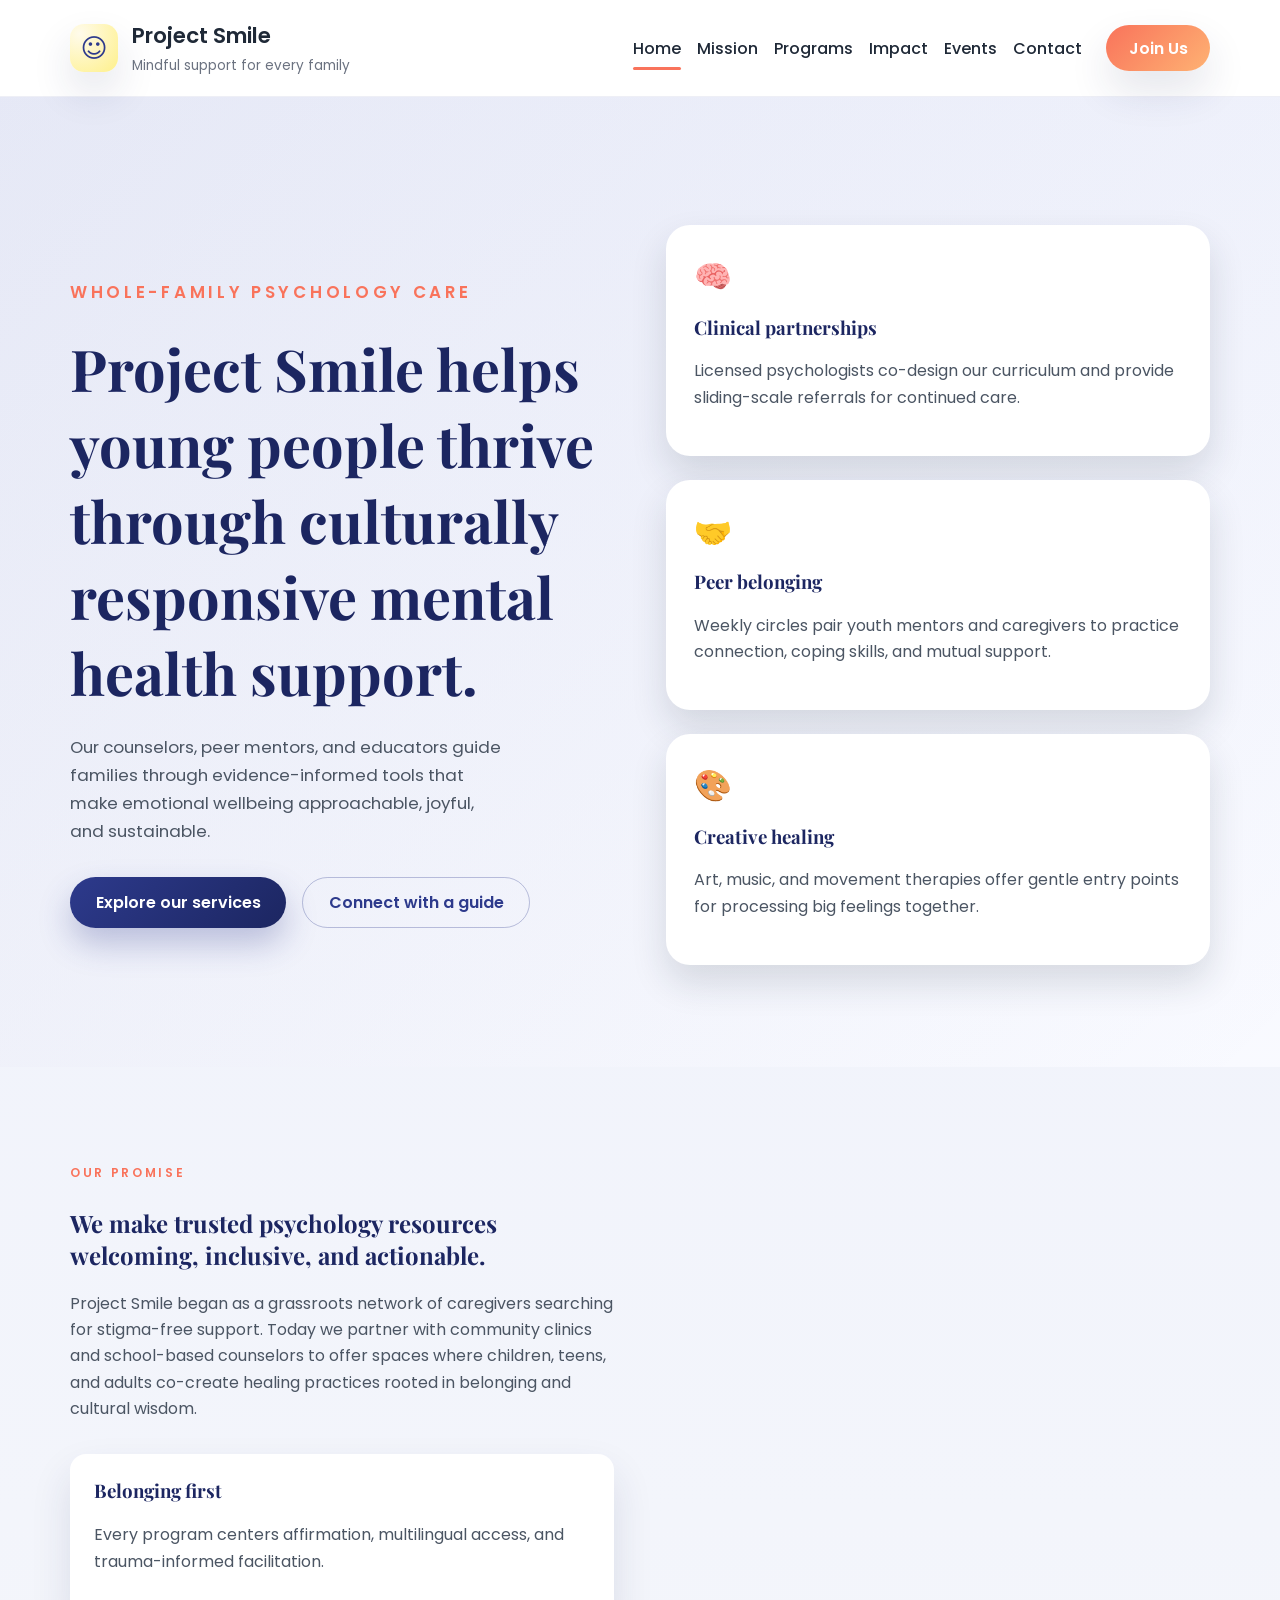
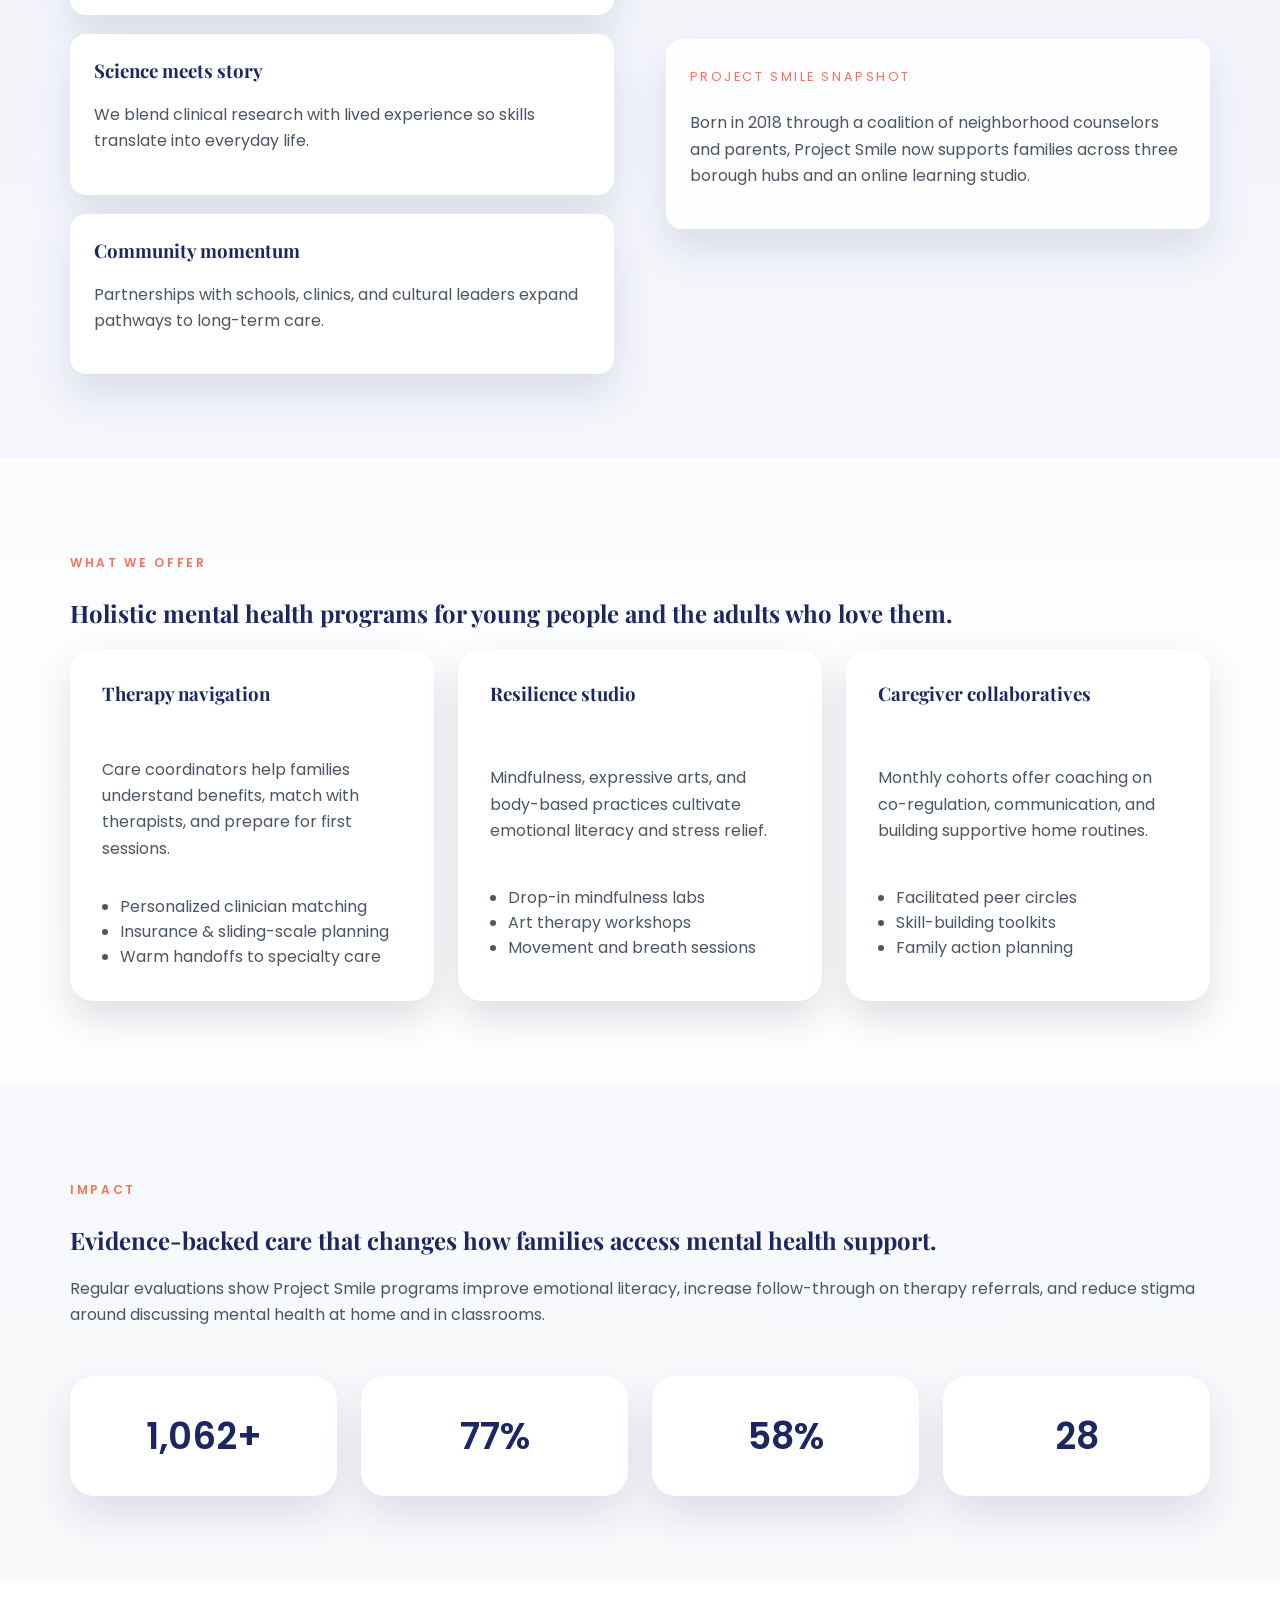
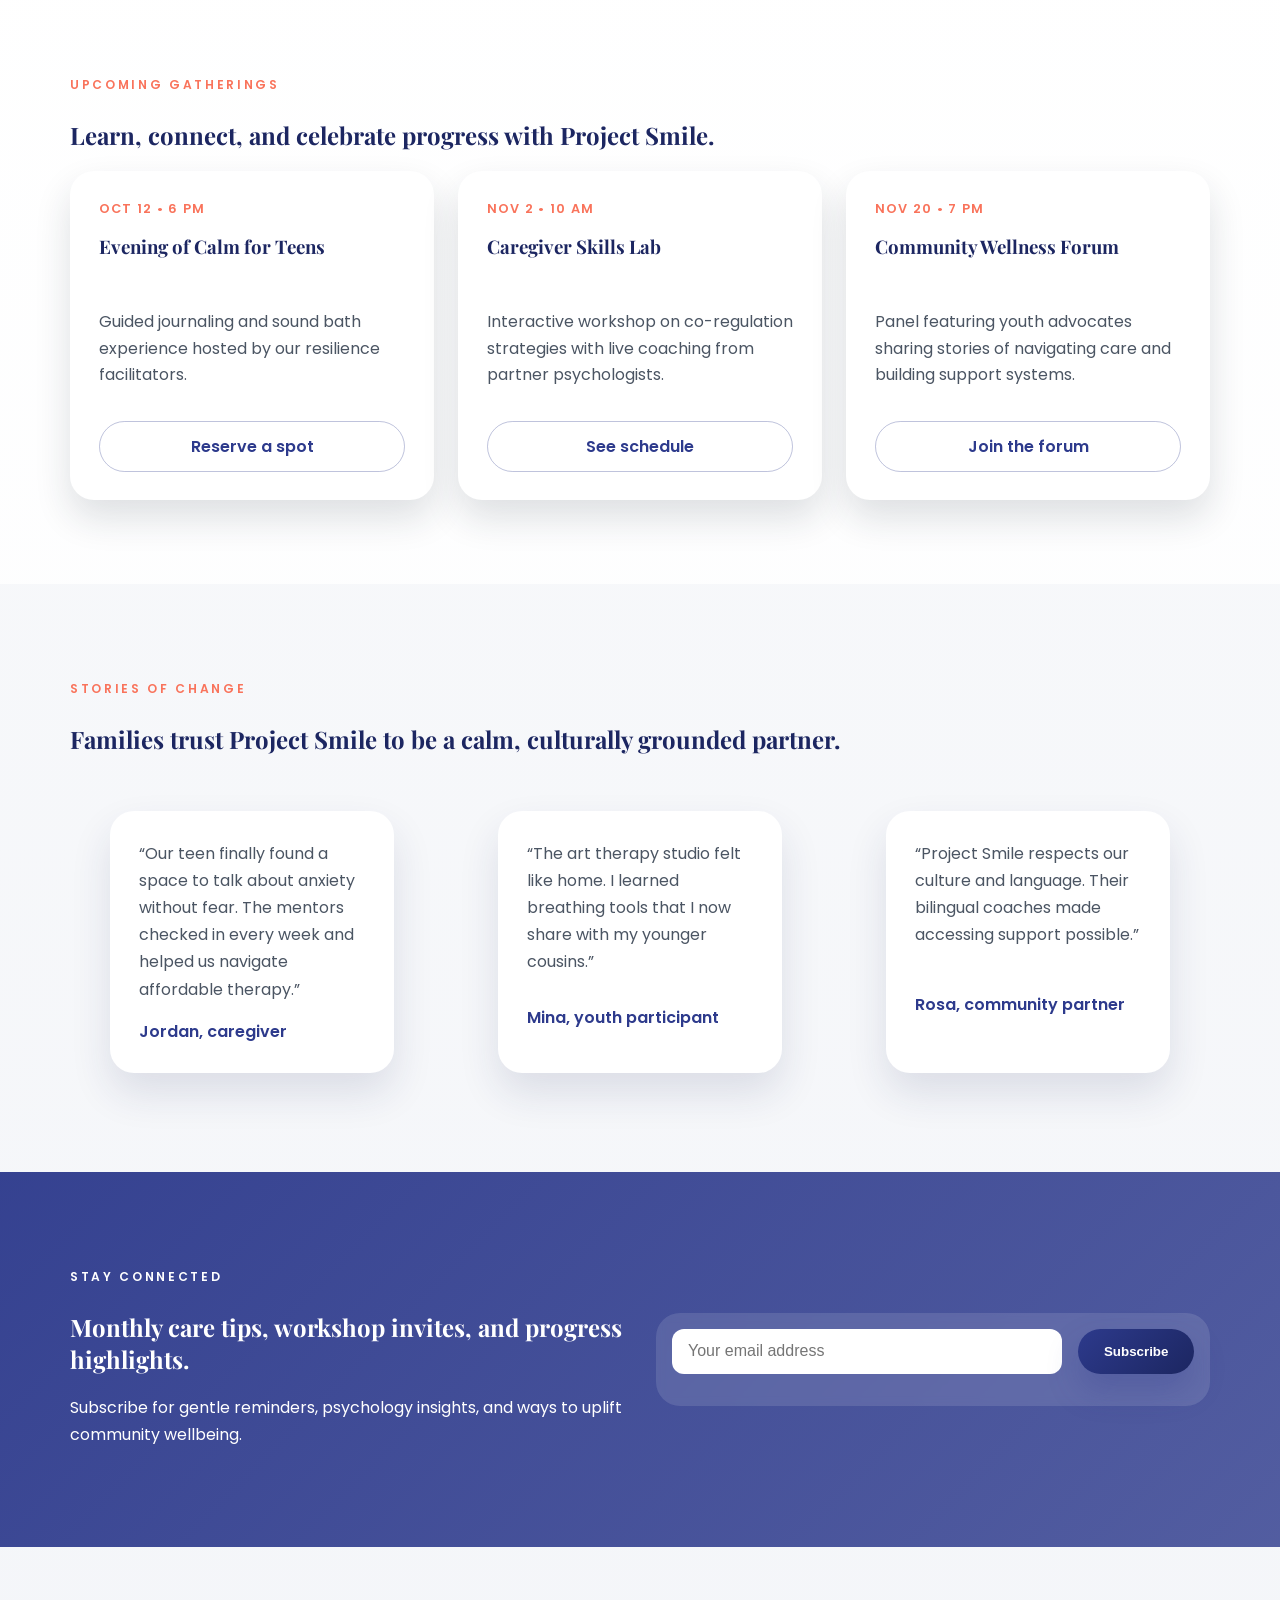
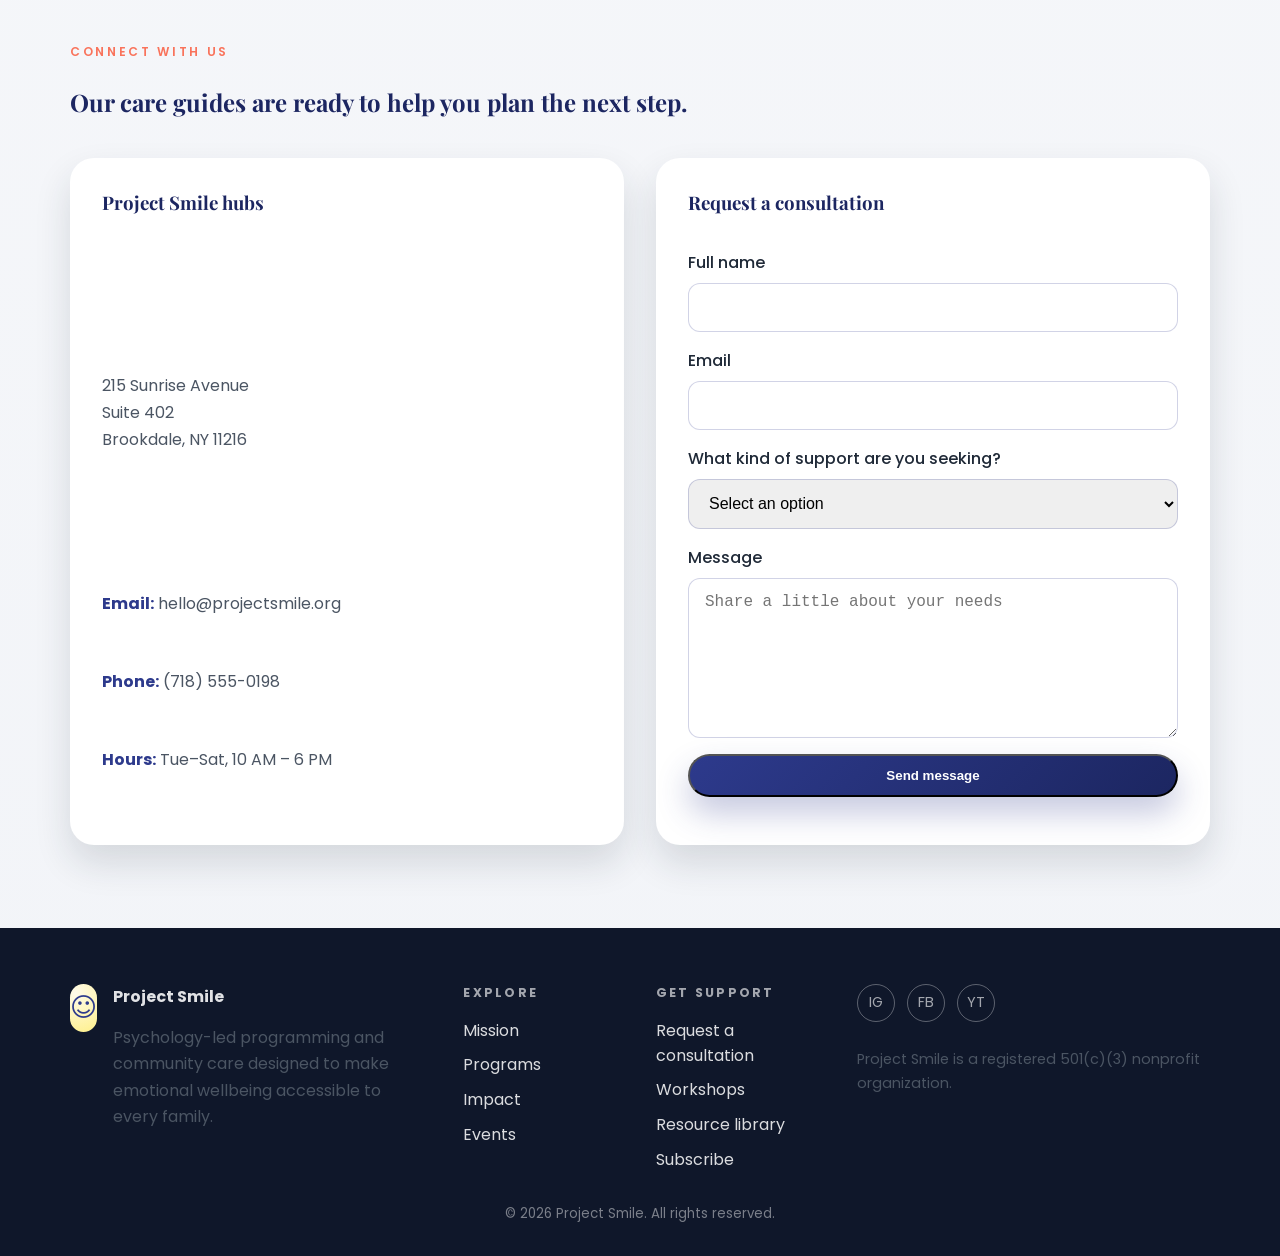
<file: index.html>
<!DOCTYPE html>
<html lang="en">
  <head>
    <meta charset="utf-8" />
    <meta name="viewport" content="width=device-width, initial-scale=1" />
    <title>Project Smile | Community Mental Wellness Support</title>
    <meta
      name="description"
      content="Project Smile is a psychology-led nonprofit expanding access to welcoming mental health education, peer support, and community care."
    />
    <link rel="preconnect" href="https://fonts.googleapis.com" />
    <link rel="preconnect" href="https://fonts.gstatic.com" crossorigin />
    <link
      href="https://fonts.googleapis.com/css2?family=Poppins:wght@300;400;500;600;700&family=Playfair+Display:wght@500;600;700&display=swap"
      rel="stylesheet"
    />
    <link rel="stylesheet" href="styles.css" />
  </head>
  <body data-page="home">
    <a class="skip-link" href="#mission">Skip to main content</a>
    <header class="site-header" id="top">
      <div class="container header-inner">
        <a class="brand" href="index.html" aria-label="Project Smile home">
          <span class="brand-icon" aria-hidden="true">☺</span>
          <div class="brand-text">
            <span class="brand-title">Project Smile</span>
            <span class="brand-tagline">Mindful support for every family</span>
          </div>
        </a>
        <button class="nav-toggle" aria-expanded="false" aria-controls="site-nav">
          <span class="sr-only">Toggle navigation</span>
          <span></span>
          <span></span>
          <span></span>
        </button>
        <nav id="site-nav" class="site-nav" aria-label="Primary">
          <ul>
            <li><a href="index.html" data-page="home">Home</a></li>
            <li><a href="mission.html" data-page="mission">Mission</a></li>
            <li><a href="programs.html" data-page="programs">Programs</a></li>
            <li><a href="impact.html" data-page="impact">Impact</a></li>
            <li><a href="events.html" data-page="events">Events</a></li>
            <li><a href="contact.html" data-page="contact">Contact</a></li>
          </ul>
          <a class="cta" href="contact.html">Join Us</a>
        </nav>
      </div>
    </header>

    <main>
      <section class="hero" aria-labelledby="hero-heading">
        <div class="container hero-inner">
          <div class="hero-copy" data-animate="fade-in">
            <p class="eyebrow">Whole-family psychology care</p>
            <h1 id="hero-heading">Project Smile helps young people thrive through culturally responsive mental health support.</h1>
            <p>
              Our counselors, peer mentors, and educators guide families through evidence-informed tools that make emotional
              wellbeing approachable, joyful, and sustainable.
            </p>
            <div class="hero-actions">
              <a class="btn primary" href="programs.html">Explore our services</a>
              <a class="btn ghost" href="#contact">Connect with a guide</a>
            </div>
          </div>
          <div class="hero-cards" aria-hidden="true">
            <article class="hero-card">
              <span class="card-icon">🧠</span>
              <h3>Clinical partnerships</h3>
              <p>Licensed psychologists co-design our curriculum and provide sliding-scale referrals for continued care.</p>
            </article>
            <article class="hero-card">
              <span class="card-icon">🤝</span>
              <h3>Peer belonging</h3>
              <p>Weekly circles pair youth mentors and caregivers to practice connection, coping skills, and mutual support.</p>
            </article>
            <article class="hero-card">
              <span class="card-icon">🎨</span>
              <h3>Creative healing</h3>
              <p>Art, music, and movement therapies offer gentle entry points for processing big feelings together.</p>
            </article>
          </div>
        </div>
      </section>

      <section id="mission" class="section mission" aria-labelledby="mission-heading">
        <div class="container split">
          <div data-animate="fade-in">
            <p class="eyebrow">Our promise</p>
            <h2 id="mission-heading">We make trusted psychology resources welcoming, inclusive, and actionable.</h2>
            <p>
              Project Smile began as a grassroots network of caregivers searching for stigma-free support. Today we partner with
              community clinics and school-based counselors to offer spaces where children, teens, and adults co-create healing
              practices rooted in belonging and cultural wisdom.
            </p>
            <div class="values">
              <article>
                <h3>Belonging first</h3>
                <p>Every program centers affirmation, multilingual access, and trauma-informed facilitation.</p>
              </article>
              <article>
                <h3>Science meets story</h3>
                <p>We blend clinical research with lived experience so skills translate into everyday life.</p>
              </article>
              <article>
                <h3>Community momentum</h3>
                <p>Partnerships with schools, clinics, and cultural leaders expand pathways to long-term care.</p>
              </article>
            </div>
          </div>
          <div class="mission-panel" data-animate="fade-in">
            <div class="mission-image" role="presentation"></div>
            <div class="mission-highlight">
              <span class="highlight-eyebrow">Project Smile snapshot</span>
              <p>
                Born in 2018 through a coalition of neighborhood counselors and parents, Project Smile now supports families across
                three borough hubs and an online learning studio.
              </p>
            </div>
          </div>
        </div>
      </section>

      <section id="programs" class="section programs" aria-labelledby="program-heading">
        <div class="container" data-animate="fade-in">
          <p class="eyebrow">What we offer</p>
          <h2 id="program-heading">Holistic mental health programs for young people and the adults who love them.</h2>
          <div class="program-grid">
            <article class="program-card">
              <h3>Therapy navigation</h3>
              <p>Care coordinators help families understand benefits, match with therapists, and prepare for first sessions.</p>
              <ul>
                <li>Personalized clinician matching</li>
                <li>Insurance &amp; sliding-scale planning</li>
                <li>Warm handoffs to specialty care</li>
              </ul>
            </article>
            <article class="program-card">
              <h3>Resilience studio</h3>
              <p>Mindfulness, expressive arts, and body-based practices cultivate emotional literacy and stress relief.</p>
              <ul>
                <li>Drop-in mindfulness labs</li>
                <li>Art therapy workshops</li>
                <li>Movement and breath sessions</li>
              </ul>
            </article>
            <article class="program-card">
              <h3>Caregiver collaboratives</h3>
              <p>Monthly cohorts offer coaching on co-regulation, communication, and building supportive home routines.</p>
              <ul>
                <li>Facilitated peer circles</li>
                <li>Skill-building toolkits</li>
                <li>Family action planning</li>
              </ul>
            </article>
          </div>
        </div>
      </section>

      <section id="impact" class="section impact" aria-labelledby="impact-heading">
        <div class="container" data-animate="fade-in">
          <p class="eyebrow">Impact</p>
          <h2 id="impact-heading">Evidence-backed care that changes how families access mental health support.</h2>
          <p>
            Regular evaluations show Project Smile programs improve emotional literacy, increase follow-through on therapy
            referrals, and reduce stigma around discussing mental health at home and in classrooms.
          </p>
          <div class="impact-grid">
            <div class="stat" data-target="1200" data-suffix="+">
              0
              <span>Families connected to trusted therapists each year</span>
            </div>
            <div class="stat" data-target="87" data-suffix="%">
              0
              <span>Youth reporting stronger coping skills after eight weeks</span>
            </div>
            <div class="stat" data-target="65" data-suffix="%">
              0
              <span>Caregivers who maintain peer support beyond graduation</span>
            </div>
            <div class="stat" data-target="32">
              0
              <span>Community partners collaborating on mental wellness events</span>
            </div>
          </div>
        </div>
      </section>

      <section id="events" class="section events" aria-labelledby="events-heading">
        <div class="container" data-animate="fade-in">
          <p class="eyebrow">Upcoming gatherings</p>
          <h2 id="events-heading">Learn, connect, and celebrate progress with Project Smile.</h2>
          <div class="event-grid">
            <article class="event-card">
              <time datetime="2024-10-12">Oct 12 • 6 PM</time>
              <h3>Evening of Calm for Teens</h3>
              <p>Guided journaling and sound bath experience hosted by our resilience facilitators.</p>
              <a class="btn ghost" href="events.html">Reserve a spot</a>
            </article>
            <article class="event-card">
              <time datetime="2024-11-02">Nov 2 • 10 AM</time>
              <h3>Caregiver Skills Lab</h3>
              <p>Interactive workshop on co-regulation strategies with live coaching from partner psychologists.</p>
              <a class="btn ghost" href="events.html#schedule">See schedule</a>
            </article>
            <article class="event-card">
              <time datetime="2024-11-20">Nov 20 • 7 PM</time>
              <h3>Community Wellness Forum</h3>
              <p>Panel featuring youth advocates sharing stories of navigating care and building support systems.</p>
              <a class="btn ghost" href="events.html">Join the forum</a>
            </article>
          </div>
        </div>
      </section>

      <section class="section testimonials" aria-labelledby="testimonial-heading">
        <div class="container" data-animate="fade-in">
          <p class="eyebrow">Stories of change</p>
          <h2 id="testimonial-heading">Families trust Project Smile to be a calm, culturally grounded partner.</h2>
          <div class="testimonial-grid">
            <figure>
              <blockquote>
                “Our teen finally found a space to talk about anxiety without fear. The mentors checked in every week and helped us
                navigate affordable therapy.”
              </blockquote>
              <figcaption>Jordan, caregiver</figcaption>
            </figure>
            <figure>
              <blockquote>
                “The art therapy studio felt like home. I learned breathing tools that I now share with my younger cousins.”
              </blockquote>
              <figcaption>Mina, youth participant</figcaption>
            </figure>
            <figure>
              <blockquote>
                “Project Smile respects our culture and language. Their bilingual coaches made accessing support possible.”
              </blockquote>
              <figcaption>Rosa, community partner</figcaption>
            </figure>
          </div>
        </div>
      </section>

      <section class="section newsletter" aria-labelledby="newsletter-heading">
        <div class="container newsletter-inner" data-animate="fade-in">
          <div>
            <p class="eyebrow">Stay connected</p>
            <h2 id="newsletter-heading">Monthly care tips, workshop invites, and progress highlights.</h2>
            <p>Subscribe for gentle reminders, psychology insights, and ways to uplift community wellbeing.</p>
          </div>
          <form class="newsletter-form" aria-label="Newsletter signup">
            <label class="sr-only" for="newsletter-email">Email address</label>
            <input id="newsletter-email" name="email" type="email" placeholder="Your email address" required />
            <button type="submit" class="btn primary">Subscribe</button>
            <p class="form-feedback" role="status" aria-live="polite"></p>
          </form>
        </div>
      </section>

      <section id="contact" class="section contact" aria-labelledby="contact-heading">
        <div class="container" data-animate="fade-in">
          <p class="eyebrow">Connect with us</p>
          <h2 id="contact-heading">Our care guides are ready to help you plan the next step.</h2>
          <div class="contact-highlight">
            <div class="contact-card">
              <h3>Project Smile hubs</h3>
              <address>
                215 Sunrise Avenue<br />
                Suite 402<br />
                Brookdale, NY 11216
              </address>
              <ul>
                <li><strong>Email:</strong> hello@projectsmile.org</li>
                <li><strong>Phone:</strong> (718) 555-0198</li>
                <li><strong>Hours:</strong> Tue–Sat, 10 AM – 6 PM</li>
              </ul>
            </div>
            <form class="contact-card contact-form" aria-label="Contact form">
              <h3>Request a consultation</h3>
              <label>
                Full name
                <input type="text" name="name" required />
              </label>
              <label>
                Email
                <input type="email" name="email" required />
              </label>
              <label>
                What kind of support are you seeking?
                <select name="interest" required>
                  <option value="">Select an option</option>
                  <option>Therapy navigation</option>
                  <option>Family coaching</option>
                  <option>Youth programming</option>
                  <option>Community partnership</option>
                </select>
              </label>
              <label>
                Message
                <textarea name="message" placeholder="Share a little about your needs"></textarea>
              </label>
              <button type="submit" class="btn primary">Send message</button>
              <p class="form-feedback" role="status" aria-live="polite"></p>
            </form>
          </div>
        </div>
      </section>
    </main>

    <footer class="site-footer">
      <div class="container footer-inner">
        <div class="footer-brand">
          <span class="brand-icon" aria-hidden="true">☺</span>
          <div>
            <strong>Project Smile</strong>
            <p>Psychology-led programming and community care designed to make emotional wellbeing accessible to every family.</p>
          </div>
        </div>
        <div class="footer-links">
          <div>
            <h4>Explore</h4>
            <ul>
              <li><a href="mission.html" data-page="mission">Mission</a></li>
              <li><a href="programs.html" data-page="programs">Programs</a></li>
              <li><a href="impact.html" data-page="impact">Impact</a></li>
              <li><a href="events.html" data-page="events">Events</a></li>
            </ul>
          </div>
          <div>
            <h4>Get support</h4>
            <ul>
              <li><a href="contact.html">Request a consultation</a></li>
              <li><a href="events.html#schedule">Workshops</a></li>
              <li><a href="programs.html#resources">Resource library</a></li>
              <li><a href="#newsletter-heading">Subscribe</a></li>
            </ul>
          </div>
        </div>
        <div class="footer-meta">
          <div class="socials" aria-label="Social media">
            <a href="#" aria-label="Instagram">IG</a>
            <a href="#" aria-label="Facebook">FB</a>
            <a href="#" aria-label="YouTube">YT</a>
          </div>
          <p>Project Smile is a registered 501(c)(3) nonprofit organization.</p>
        </div>
      </div>
      <small>&copy; <span id="year"></span> Project Smile. All rights reserved.</small>
    </footer>

    <script src="script.js" defer></script>
  </body>
</html>
</file>
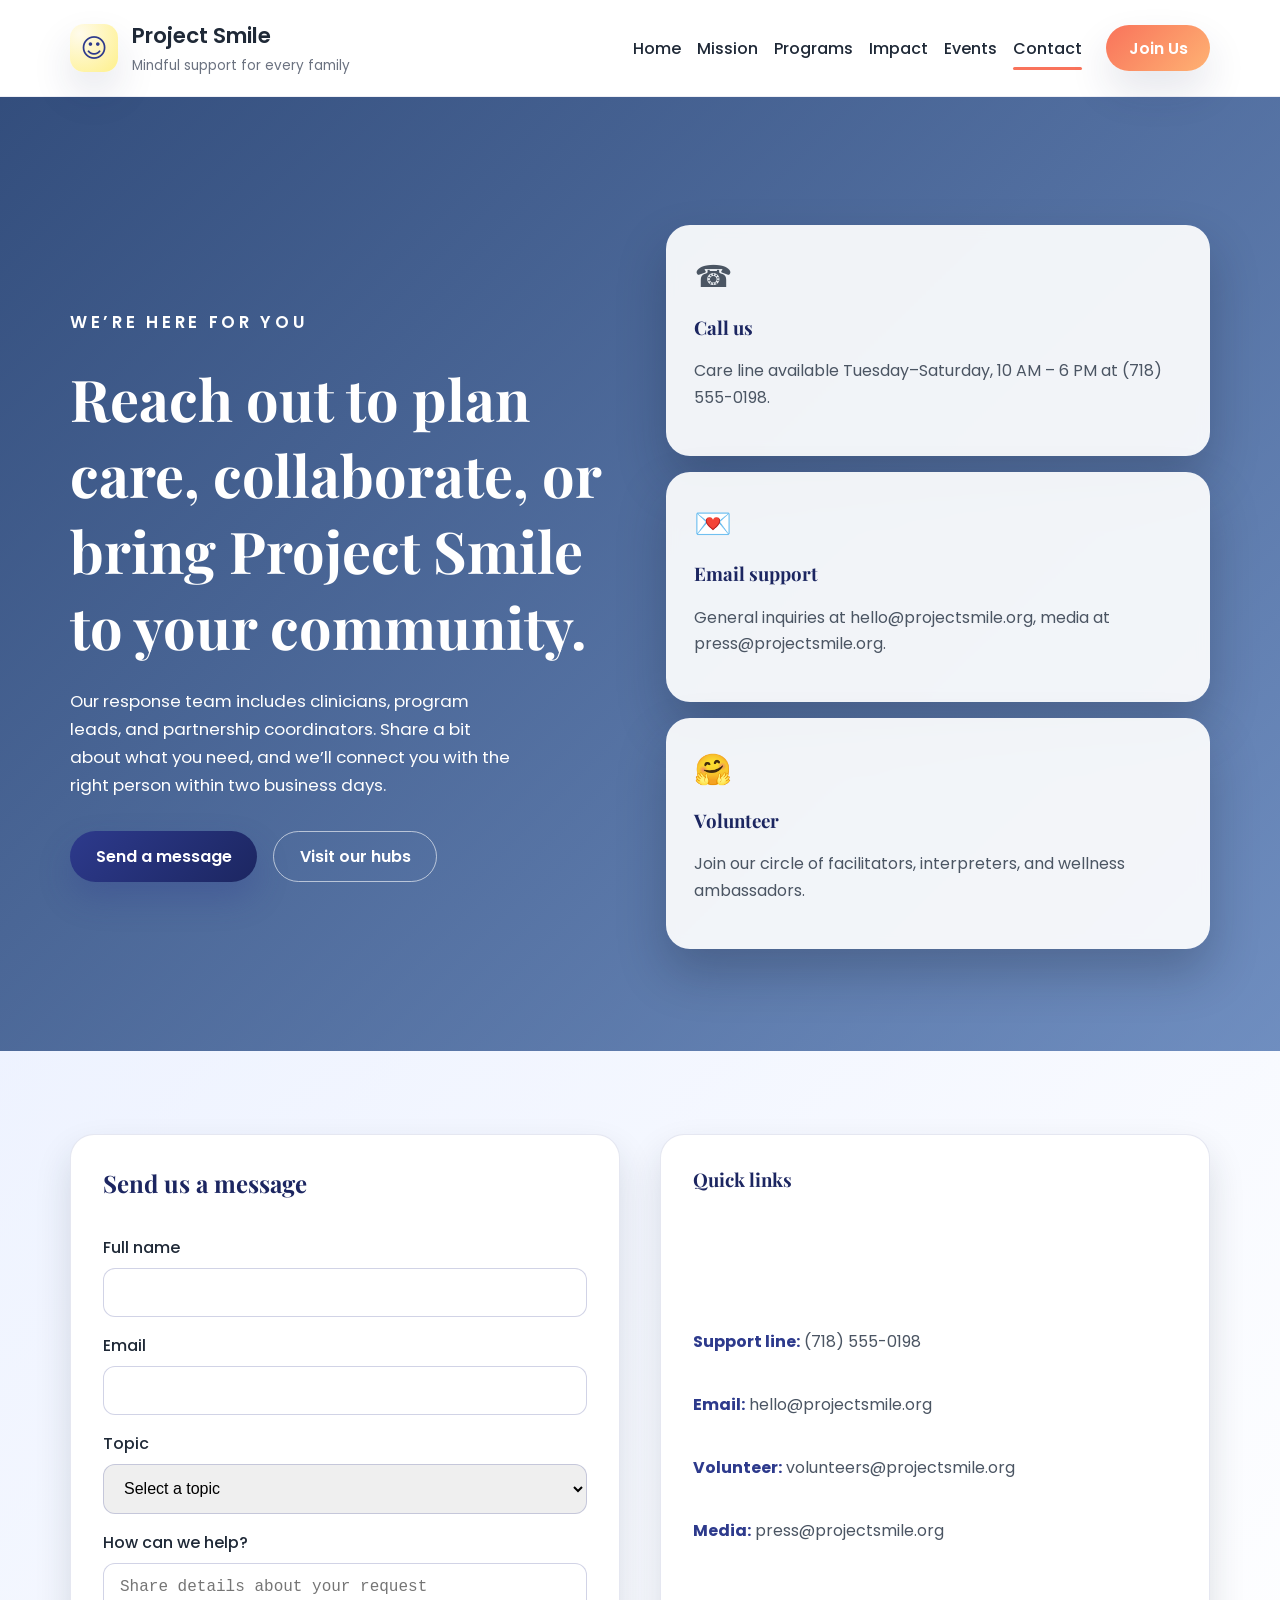
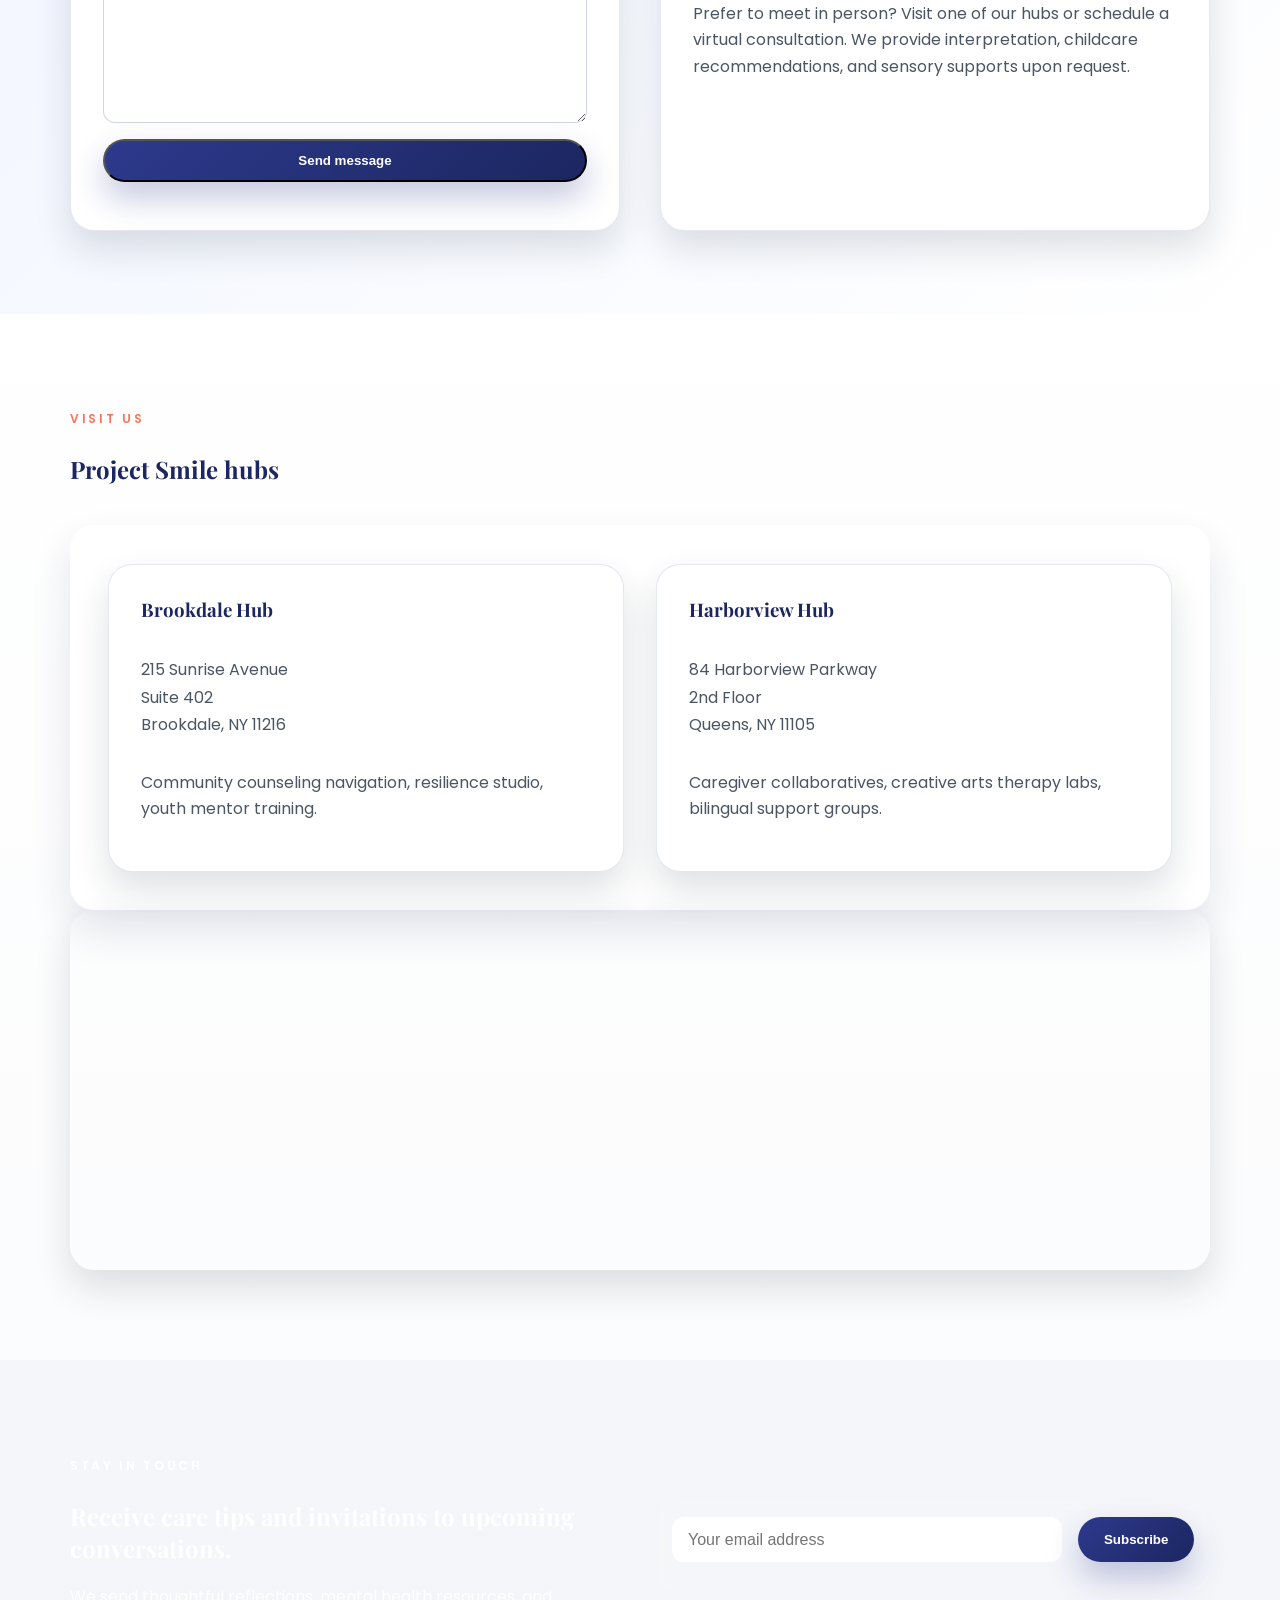
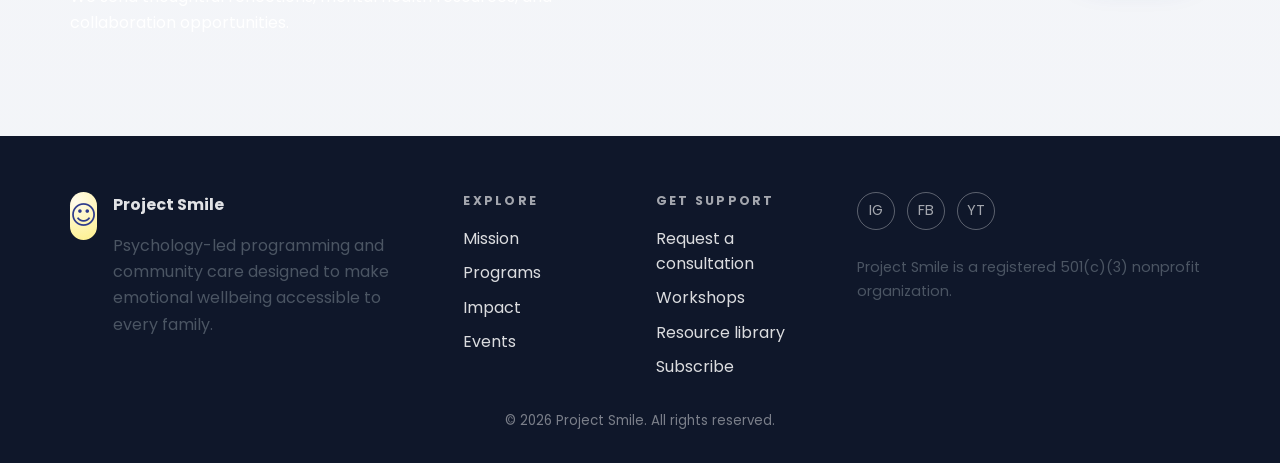
<file: contact.html>
<!DOCTYPE html>
<html lang="en">
  <head>
    <meta charset="utf-8" />
    <meta name="viewport" content="width=device-width, initial-scale=1" />
    <title>Project Smile | Contact & Support</title>
    <meta
      name="description"
      content="Connect with Project Smile to request mental health support, partnerships, volunteer opportunities, or media inquiries."
    />
    <link rel="preconnect" href="https://fonts.googleapis.com" />
    <link rel="preconnect" href="https://fonts.gstatic.com" crossorigin />
    <link
      href="https://fonts.googleapis.com/css2?family=Poppins:wght@300;400;500;600;700&family=Playfair+Display:wght@500;600;700&display=swap"
      rel="stylesheet"
    />
    <link rel="stylesheet" href="styles.css" />
  </head>
  <body data-page="contact">
    <a class="skip-link" href="#contact-main">Skip to main content</a>
    <header class="site-header" id="top">
      <div class="container header-inner">
        <a class="brand" href="index.html" aria-label="Project Smile home">
          <span class="brand-icon" aria-hidden="true">☺</span>
          <div class="brand-text">
            <span class="brand-title">Project Smile</span>
            <span class="brand-tagline">Mindful support for every family</span>
          </div>
        </a>
        <button class="nav-toggle" aria-expanded="false" aria-controls="site-nav">
          <span class="sr-only">Toggle navigation</span>
          <span></span>
          <span></span>
          <span></span>
        </button>
        <nav id="site-nav" class="site-nav" aria-label="Primary">
          <ul>
            <li><a href="index.html" data-page="home">Home</a></li>
            <li><a href="mission.html" data-page="mission">Mission</a></li>
            <li><a href="programs.html" data-page="programs">Programs</a></li>
            <li><a href="impact.html" data-page="impact">Impact</a></li>
            <li><a href="events.html" data-page="events">Events</a></li>
            <li><a href="contact.html" data-page="contact">Contact</a></li>
          </ul>
          <a class="cta" href="contact.html">Join Us</a>
        </nav>
      </div>
    </header>

    <main id="contact-main">
      <section class="hero inner-hero contact-hero" aria-labelledby="contact-hero-heading">
        <div class="container hero-inner">
          <div class="hero-copy" data-animate="fade-in">
            <p class="eyebrow">We’re here for you</p>
            <h1 id="contact-hero-heading">Reach out to plan care, collaborate, or bring Project Smile to your community.</h1>
            <p>
              Our response team includes clinicians, program leads, and partnership coordinators. Share a bit about what you
              need, and we’ll connect you with the right person within two business days.
            </p>
            <div class="hero-actions">
              <a class="btn primary" href="#contact-form">Send a message</a>
              <a class="btn ghost" href="#visit">Visit our hubs</a>
            </div>
          </div>
          <div class="hero-cards" aria-hidden="true">
            <article class="hero-card">
              <span class="card-icon">☎️</span>
              <h3>Call us</h3>
              <p>Care line available Tuesday–Saturday, 10 AM – 6 PM at (718) 555-0198.</p>
            </article>
            <article class="hero-card">
              <span class="card-icon">💌</span>
              <h3>Email support</h3>
              <p>General inquiries at hello@projectsmile.org, media at press@projectsmile.org.</p>
            </article>
            <article class="hero-card">
              <span class="card-icon">🤗</span>
              <h3>Volunteer</h3>
              <p>Join our circle of facilitators, interpreters, and wellness ambassadors.</p>
            </article>
          </div>
        </div>
      </section>

      <section id="contact-form" class="section" aria-labelledby="contact-form-heading">
        <div class="container contact-grid" data-animate="fade-in">
          <form class="contact-card contact-form" aria-label="Contact form">
            <h2 id="contact-form-heading">Send us a message</h2>
            <label>
              Full name
              <input type="text" name="name" required />
            </label>
            <label>
              Email
              <input type="email" name="email" required />
            </label>
            <label>
              Topic
              <select name="topic" required>
                <option value="">Select a topic</option>
                <option>Request support</option>
                <option>Partner with Project Smile</option>
                <option>Volunteer</option>
                <option>Media inquiry</option>
              </select>
            </label>
            <label>
              How can we help?
              <textarea name="message" placeholder="Share details about your request"></textarea>
            </label>
            <button type="submit" class="btn primary">Send message</button>
            <p class="form-feedback" role="status" aria-live="polite"></p>
          </form>
          <div class="contact-card">
            <h3>Quick links</h3>
            <ul>
              <li><strong>Support line:</strong> (718) 555-0198</li>
              <li><strong>Email:</strong> hello@projectsmile.org</li>
              <li><strong>Volunteer:</strong> volunteers@projectsmile.org</li>
              <li><strong>Media:</strong> press@projectsmile.org</li>
            </ul>
            <p>
              Prefer to meet in person? Visit one of our hubs or schedule a virtual consultation. We provide interpretation,
              childcare recommendations, and sensory supports upon request.
            </p>
          </div>
        </div>
      </section>

      <section id="visit" class="section" aria-labelledby="visit-heading">
        <div class="container" data-animate="fade-in">
          <p class="eyebrow">Visit us</p>
          <h2 id="visit-heading">Project Smile hubs</h2>
          <div class="contact-highlight">
            <div class="contact-card">
              <h3>Brookdale Hub</h3>
              <address>
                215 Sunrise Avenue<br />
                Suite 402<br />
                Brookdale, NY 11216
              </address>
              <p>Community counseling navigation, resilience studio, youth mentor training.</p>
            </div>
            <div class="contact-card">
              <h3>Harborview Hub</h3>
              <address>
                84 Harborview Parkway<br />
                2nd Floor<br />
                Queens, NY 11105
              </address>
              <p>Caregiver collaboratives, creative arts therapy labs, bilingual support groups.</p>
            </div>
          </div>
          <iframe
            class="map-embed"
            title="Map showing Project Smile hubs"
            src="https://www.google.com/maps/embed?pb=!1m18!1m12!1m3!1d24156.962433055693!2d-73.955!3d40.678!2m3!1f0!2f0!3f0!3m2!1i1024!2i768!4f13.1!3m3!1m2!1s0x0%3A0x0!2zNDDCsDQwJzQwLjgiTiA3M8KwNTcnMTguMCJX!5e0!3m2!1sen!2sus!4v1700000000000"
            allowfullscreen=""
            loading="lazy"
            referrerpolicy="no-referrer-when-downgrade"
          ></iframe>
        </div>
      </section>

      <section class="section newsletter" aria-labelledby="contact-newsletter-heading">
        <div class="container newsletter-inner" data-animate="fade-in">
          <div>
            <p class="eyebrow">Stay in touch</p>
            <h2 id="contact-newsletter-heading">Receive care tips and invitations to upcoming conversations.</h2>
            <p>We send thoughtful reflections, mental health resources, and collaboration opportunities.</p>
          </div>
          <form class="newsletter-form" aria-label="Contact newsletter signup">
            <label class="sr-only" for="contact-newsletter-email">Email address</label>
            <input id="contact-newsletter-email" name="email" type="email" placeholder="Your email address" required />
            <button type="submit" class="btn primary">Subscribe</button>
            <p class="form-feedback" role="status" aria-live="polite"></p>
          </form>
        </div>
      </section>
    </main>

    <footer class="site-footer">
      <div class="container footer-inner">
        <div class="footer-brand">
          <span class="brand-icon" aria-hidden="true">☺</span>
          <div>
            <strong>Project Smile</strong>
            <p>Psychology-led programming and community care designed to make emotional wellbeing accessible to every family.</p>
          </div>
        </div>
        <div class="footer-links">
          <div>
            <h4>Explore</h4>
            <ul>
              <li><a href="mission.html" data-page="mission">Mission</a></li>
              <li><a href="programs.html" data-page="programs">Programs</a></li>
              <li><a href="impact.html" data-page="impact">Impact</a></li>
              <li><a href="events.html" data-page="events">Events</a></li>
            </ul>
          </div>
          <div>
            <h4>Get support</h4>
            <ul>
              <li><a href="contact.html">Request a consultation</a></li>
              <li><a href="events.html#schedule">Workshops</a></li>
              <li><a href="programs.html#resources">Resource library</a></li>
              <li><a href="index.html#newsletter-heading">Subscribe</a></li>
            </ul>
          </div>
        </div>
        <div class="footer-meta">
          <div class="socials" aria-label="Social media">
            <a href="#" aria-label="Instagram">IG</a>
            <a href="#" aria-label="Facebook">FB</a>
            <a href="#" aria-label="YouTube">YT</a>
          </div>
          <p>Project Smile is a registered 501(c)(3) nonprofit organization.</p>
        </div>
      </div>
      <small>&copy; <span id="year"></span> Project Smile. All rights reserved.</small>
    </footer>

    <script src="script.js" defer></script>
  </body>
</html>
</file>
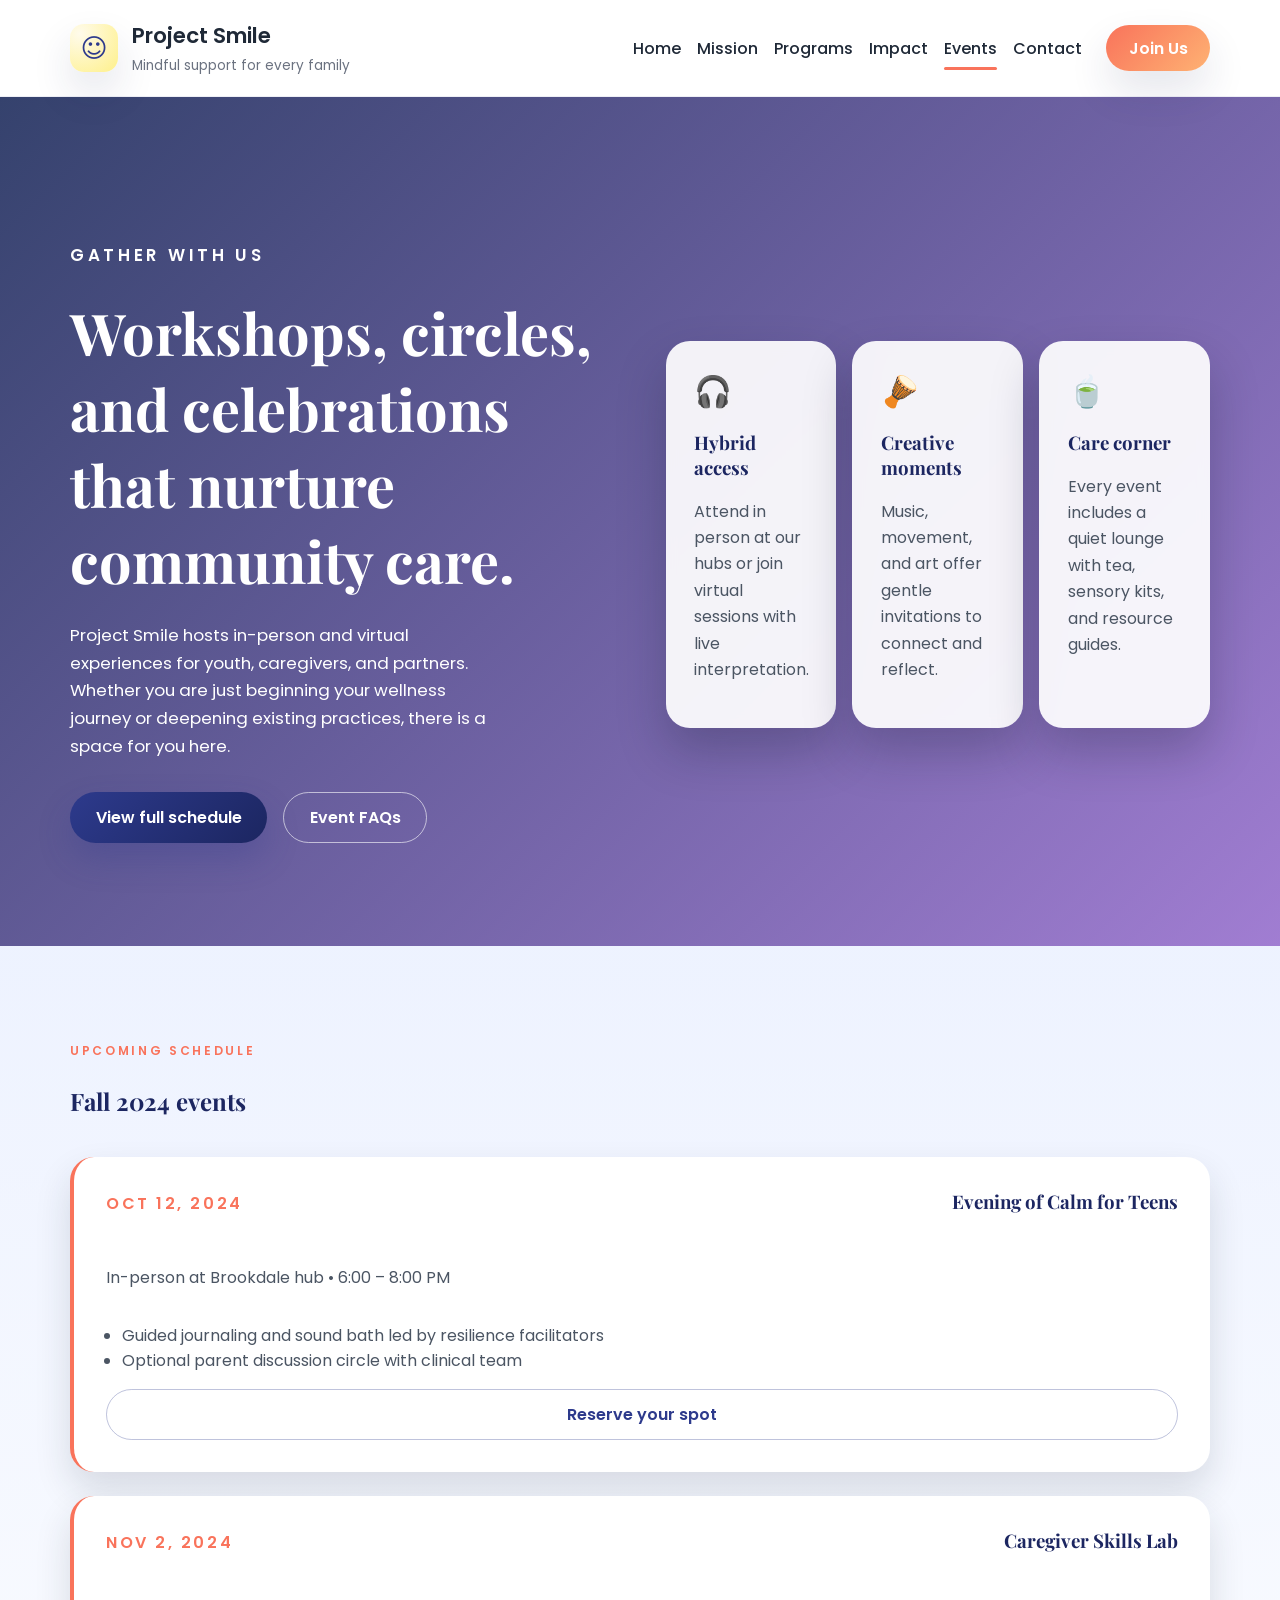
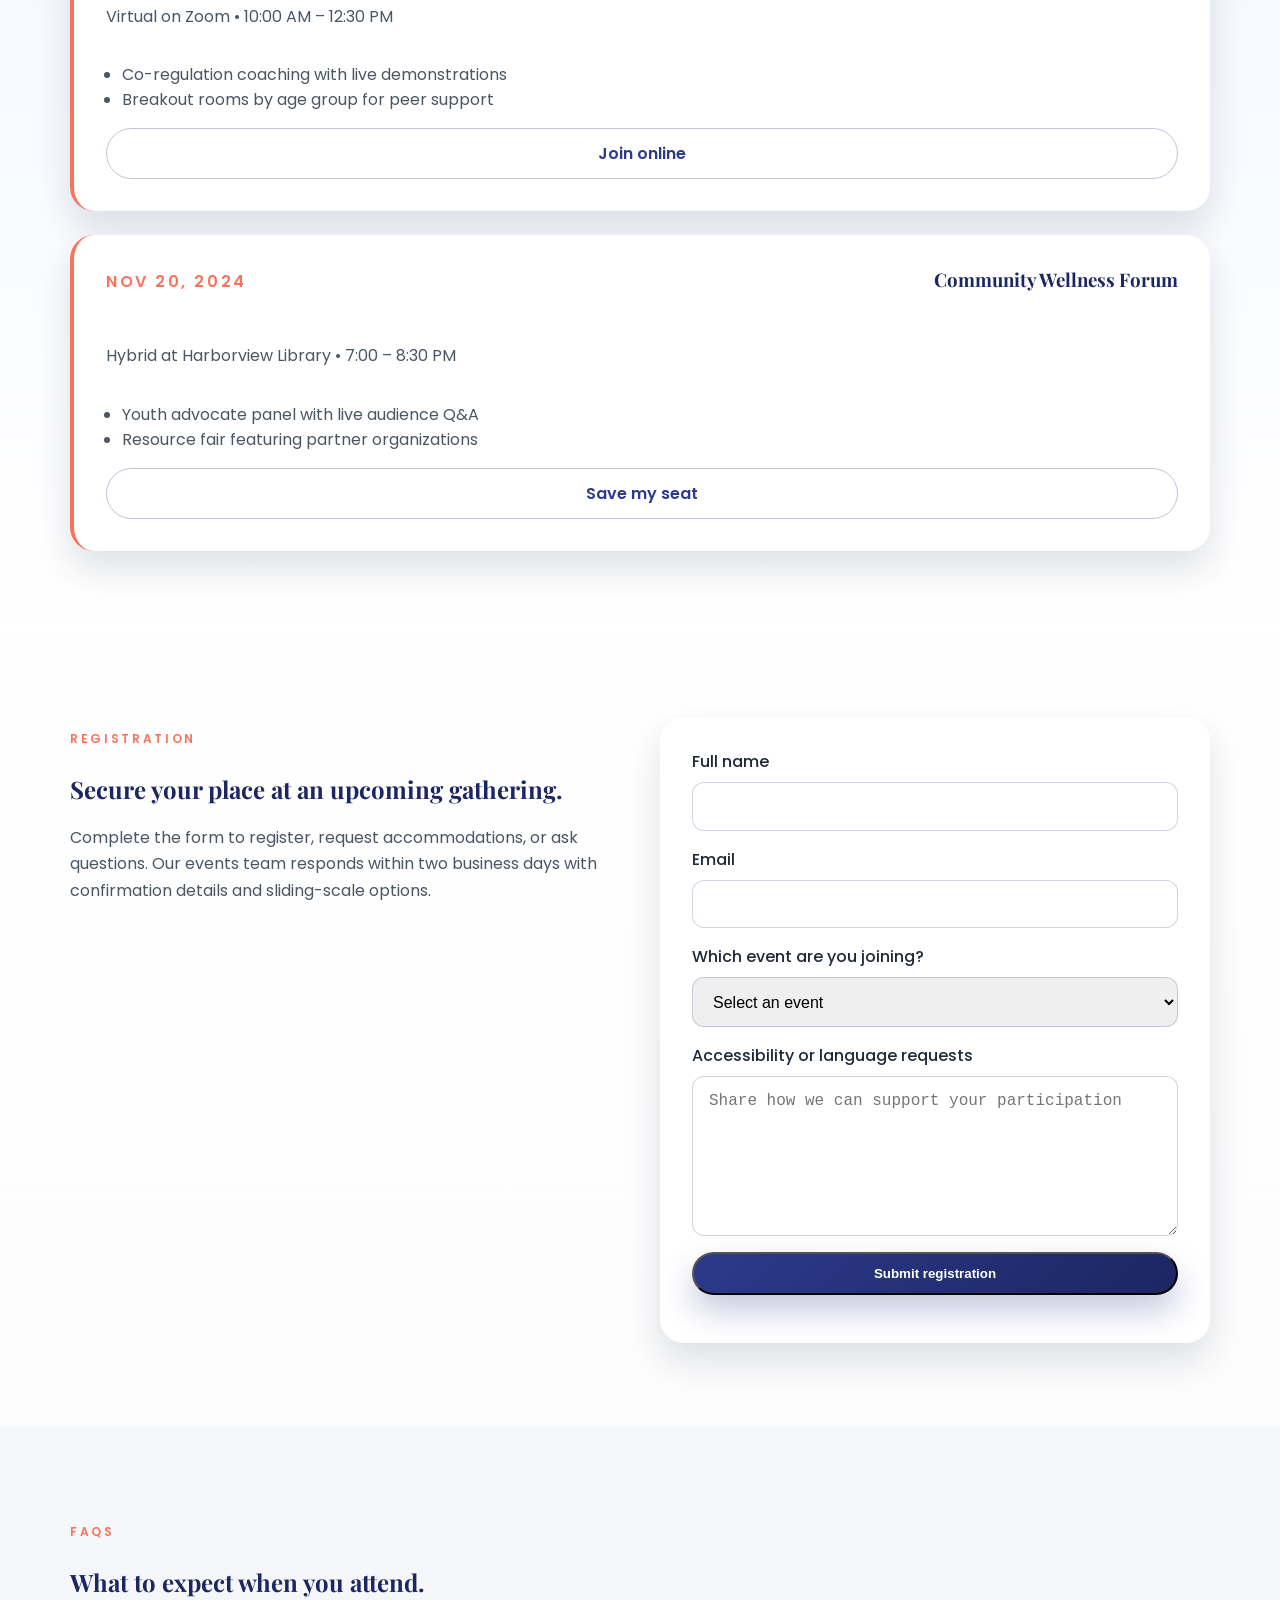
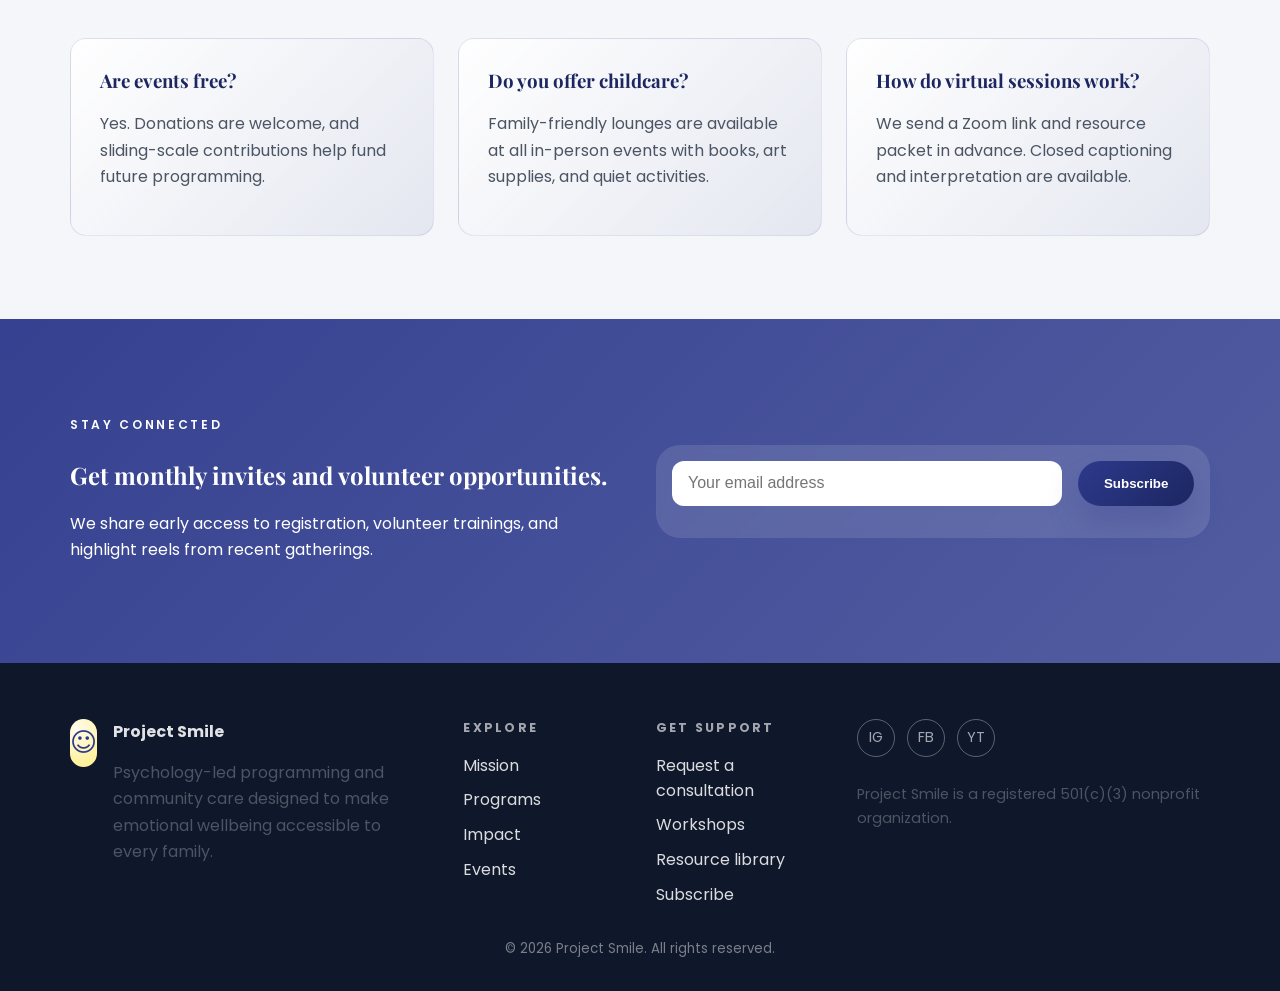
<file: events.html>
<!DOCTYPE html>
<html lang="en">
  <head>
    <meta charset="utf-8" />
    <meta name="viewport" content="width=device-width, initial-scale=1" />
    <title>Project Smile | Events & Workshops</title>
    <meta
      name="description"
      content="Find Project Smile events, workshops, and community gatherings focused on mental wellness for youth and caregivers."
    />
    <link rel="preconnect" href="https://fonts.googleapis.com" />
    <link rel="preconnect" href="https://fonts.gstatic.com" crossorigin />
    <link
      href="https://fonts.googleapis.com/css2?family=Poppins:wght@300;400;500;600;700&family=Playfair+Display:wght@500;600;700&display=swap"
      rel="stylesheet"
    />
    <link rel="stylesheet" href="styles.css" />
  </head>
  <body data-page="events">
    <a class="skip-link" href="#schedule">Skip to main content</a>
    <header class="site-header" id="top">
      <div class="container header-inner">
        <a class="brand" href="index.html" aria-label="Project Smile home">
          <span class="brand-icon" aria-hidden="true">☺</span>
          <div class="brand-text">
            <span class="brand-title">Project Smile</span>
            <span class="brand-tagline">Mindful support for every family</span>
          </div>
        </a>
        <button class="nav-toggle" aria-expanded="false" aria-controls="site-nav">
          <span class="sr-only">Toggle navigation</span>
          <span></span>
          <span></span>
          <span></span>
        </button>
        <nav id="site-nav" class="site-nav" aria-label="Primary">
          <ul>
            <li><a href="index.html" data-page="home">Home</a></li>
            <li><a href="mission.html" data-page="mission">Mission</a></li>
            <li><a href="programs.html" data-page="programs">Programs</a></li>
            <li><a href="impact.html" data-page="impact">Impact</a></li>
            <li><a href="events.html" data-page="events">Events</a></li>
            <li><a href="contact.html" data-page="contact">Contact</a></li>
          </ul>
          <a class="cta" href="contact.html">Join Us</a>
        </nav>
      </div>
    </header>

    <main>
      <section class="hero inner-hero events-hero" aria-labelledby="events-hero-heading">
        <div class="container hero-inner">
          <div class="hero-copy" data-animate="fade-in">
            <p class="eyebrow">Gather with us</p>
            <h1 id="events-hero-heading">Workshops, circles, and celebrations that nurture community care.</h1>
            <p>
              Project Smile hosts in-person and virtual experiences for youth, caregivers, and partners. Whether you are just
              beginning your wellness journey or deepening existing practices, there is a space for you here.
            </p>
            <div class="hero-actions">
              <a class="btn primary" href="#schedule">View full schedule</a>
              <a class="btn ghost" href="#faq">Event FAQs</a>
            </div>
          </div>
          <div class="hero-cards" aria-hidden="true">
            <article class="hero-card">
              <span class="card-icon">🎧</span>
              <h3>Hybrid access</h3>
              <p>Attend in person at our hubs or join virtual sessions with live interpretation.</p>
            </article>
            <article class="hero-card">
              <span class="card-icon">🪘</span>
              <h3>Creative moments</h3>
              <p>Music, movement, and art offer gentle invitations to connect and reflect.</p>
            </article>
            <article class="hero-card">
              <span class="card-icon">🍵</span>
              <h3>Care corner</h3>
              <p>Every event includes a quiet lounge with tea, sensory kits, and resource guides.</p>
            </article>
          </div>
        </div>
      </section>

      <section id="schedule" class="section" aria-labelledby="schedule-heading">
        <div class="container" data-animate="fade-in">
          <p class="eyebrow">Upcoming schedule</p>
          <h2 id="schedule-heading">Fall 2024 events</h2>
          <div class="event-schedule">
            <article class="schedule-card">
              <header>
                <time datetime="2024-10-12">Oct 12, 2024</time>
                <h3>Evening of Calm for Teens</h3>
              </header>
              <p>In-person at Brookdale hub • 6:00 – 8:00 PM</p>
              <ul>
                <li>Guided journaling and sound bath led by resilience facilitators</li>
                <li>Optional parent discussion circle with clinical team</li>
              </ul>
              <a class="btn ghost" href="#register">Reserve your spot</a>
            </article>
            <article class="schedule-card">
              <header>
                <time datetime="2024-11-02">Nov 2, 2024</time>
                <h3>Caregiver Skills Lab</h3>
              </header>
              <p>Virtual on Zoom • 10:00 AM – 12:30 PM</p>
              <ul>
                <li>Co-regulation coaching with live demonstrations</li>
                <li>Breakout rooms by age group for peer support</li>
              </ul>
              <a class="btn ghost" href="#register">Join online</a>
            </article>
            <article class="schedule-card">
              <header>
                <time datetime="2024-11-20">Nov 20, 2024</time>
                <h3>Community Wellness Forum</h3>
              </header>
              <p>Hybrid at Harborview Library • 7:00 – 8:30 PM</p>
              <ul>
                <li>Youth advocate panel with live audience Q&amp;A</li>
                <li>Resource fair featuring partner organizations</li>
              </ul>
              <a class="btn ghost" href="#register">Save my seat</a>
            </article>
          </div>
        </div>
      </section>

      <section id="register" class="section" aria-labelledby="register-heading">
        <div class="container contact-grid" data-animate="fade-in">
          <div>
            <p class="eyebrow">Registration</p>
            <h2 id="register-heading">Secure your place at an upcoming gathering.</h2>
            <p>
              Complete the form to register, request accommodations, or ask questions. Our events team responds within two
              business days with confirmation details and sliding-scale options.
            </p>
          </div>
          <form class="contact-card contact-form" aria-label="Event registration form">
            <label>
              Full name
              <input type="text" name="name" required />
            </label>
            <label>
              Email
              <input type="email" name="email" required />
            </label>
            <label>
              Which event are you joining?
              <select name="event" required>
                <option value="">Select an event</option>
                <option>Evening of Calm for Teens</option>
                <option>Caregiver Skills Lab</option>
                <option>Community Wellness Forum</option>
              </select>
            </label>
            <label>
              Accessibility or language requests
              <textarea name="requests" placeholder="Share how we can support your participation"></textarea>
            </label>
            <button type="submit" class="btn primary">Submit registration</button>
            <p class="form-feedback" role="status" aria-live="polite"></p>
          </form>
        </div>
      </section>

      <section id="faq" class="section" aria-labelledby="faq-heading">
        <div class="container" data-animate="fade-in">
          <p class="eyebrow">FAQs</p>
          <h2 id="faq-heading">What to expect when you attend.</h2>
          <div class="resources-grid">
            <article>
              <h3>Are events free?</h3>
              <p>Yes. Donations are welcome, and sliding-scale contributions help fund future programming.</p>
            </article>
            <article>
              <h3>Do you offer childcare?</h3>
              <p>Family-friendly lounges are available at all in-person events with books, art supplies, and quiet activities.</p>
            </article>
            <article>
              <h3>How do virtual sessions work?</h3>
              <p>We send a Zoom link and resource packet in advance. Closed captioning and interpretation are available.</p>
            </article>
          </div>
        </div>
      </section>

      <section class="section newsletter" aria-labelledby="events-newsletter-heading">
        <div class="container newsletter-inner" data-animate="fade-in">
          <div>
            <p class="eyebrow">Stay connected</p>
            <h2 id="events-newsletter-heading">Get monthly invites and volunteer opportunities.</h2>
            <p>We share early access to registration, volunteer trainings, and highlight reels from recent gatherings.</p>
          </div>
          <form class="newsletter-form" aria-label="Events newsletter signup">
            <label class="sr-only" for="events-newsletter-email">Email address</label>
            <input id="events-newsletter-email" name="email" type="email" placeholder="Your email address" required />
            <button type="submit" class="btn primary">Subscribe</button>
            <p class="form-feedback" role="status" aria-live="polite"></p>
          </form>
        </div>
      </section>
    </main>

    <footer class="site-footer">
      <div class="container footer-inner">
        <div class="footer-brand">
          <span class="brand-icon" aria-hidden="true">☺</span>
          <div>
            <strong>Project Smile</strong>
            <p>Psychology-led programming and community care designed to make emotional wellbeing accessible to every family.</p>
          </div>
        </div>
        <div class="footer-links">
          <div>
            <h4>Explore</h4>
            <ul>
              <li><a href="mission.html" data-page="mission">Mission</a></li>
              <li><a href="programs.html" data-page="programs">Programs</a></li>
              <li><a href="impact.html" data-page="impact">Impact</a></li>
              <li><a href="events.html" data-page="events">Events</a></li>
            </ul>
          </div>
          <div>
            <h4>Get support</h4>
            <ul>
              <li><a href="contact.html">Request a consultation</a></li>
              <li><a href="events.html#schedule">Workshops</a></li>
              <li><a href="programs.html#resources">Resource library</a></li>
              <li><a href="index.html#newsletter-heading">Subscribe</a></li>
            </ul>
          </div>
        </div>
        <div class="footer-meta">
          <div class="socials" aria-label="Social media">
            <a href="#" aria-label="Instagram">IG</a>
            <a href="#" aria-label="Facebook">FB</a>
            <a href="#" aria-label="YouTube">YT</a>
          </div>
          <p>Project Smile is a registered 501(c)(3) nonprofit organization.</p>
        </div>
      </div>
      <small>&copy; <span id="year"></span> Project Smile. All rights reserved.</small>
    </footer>

    <script src="script.js" defer></script>
  </body>
</html>
</file>
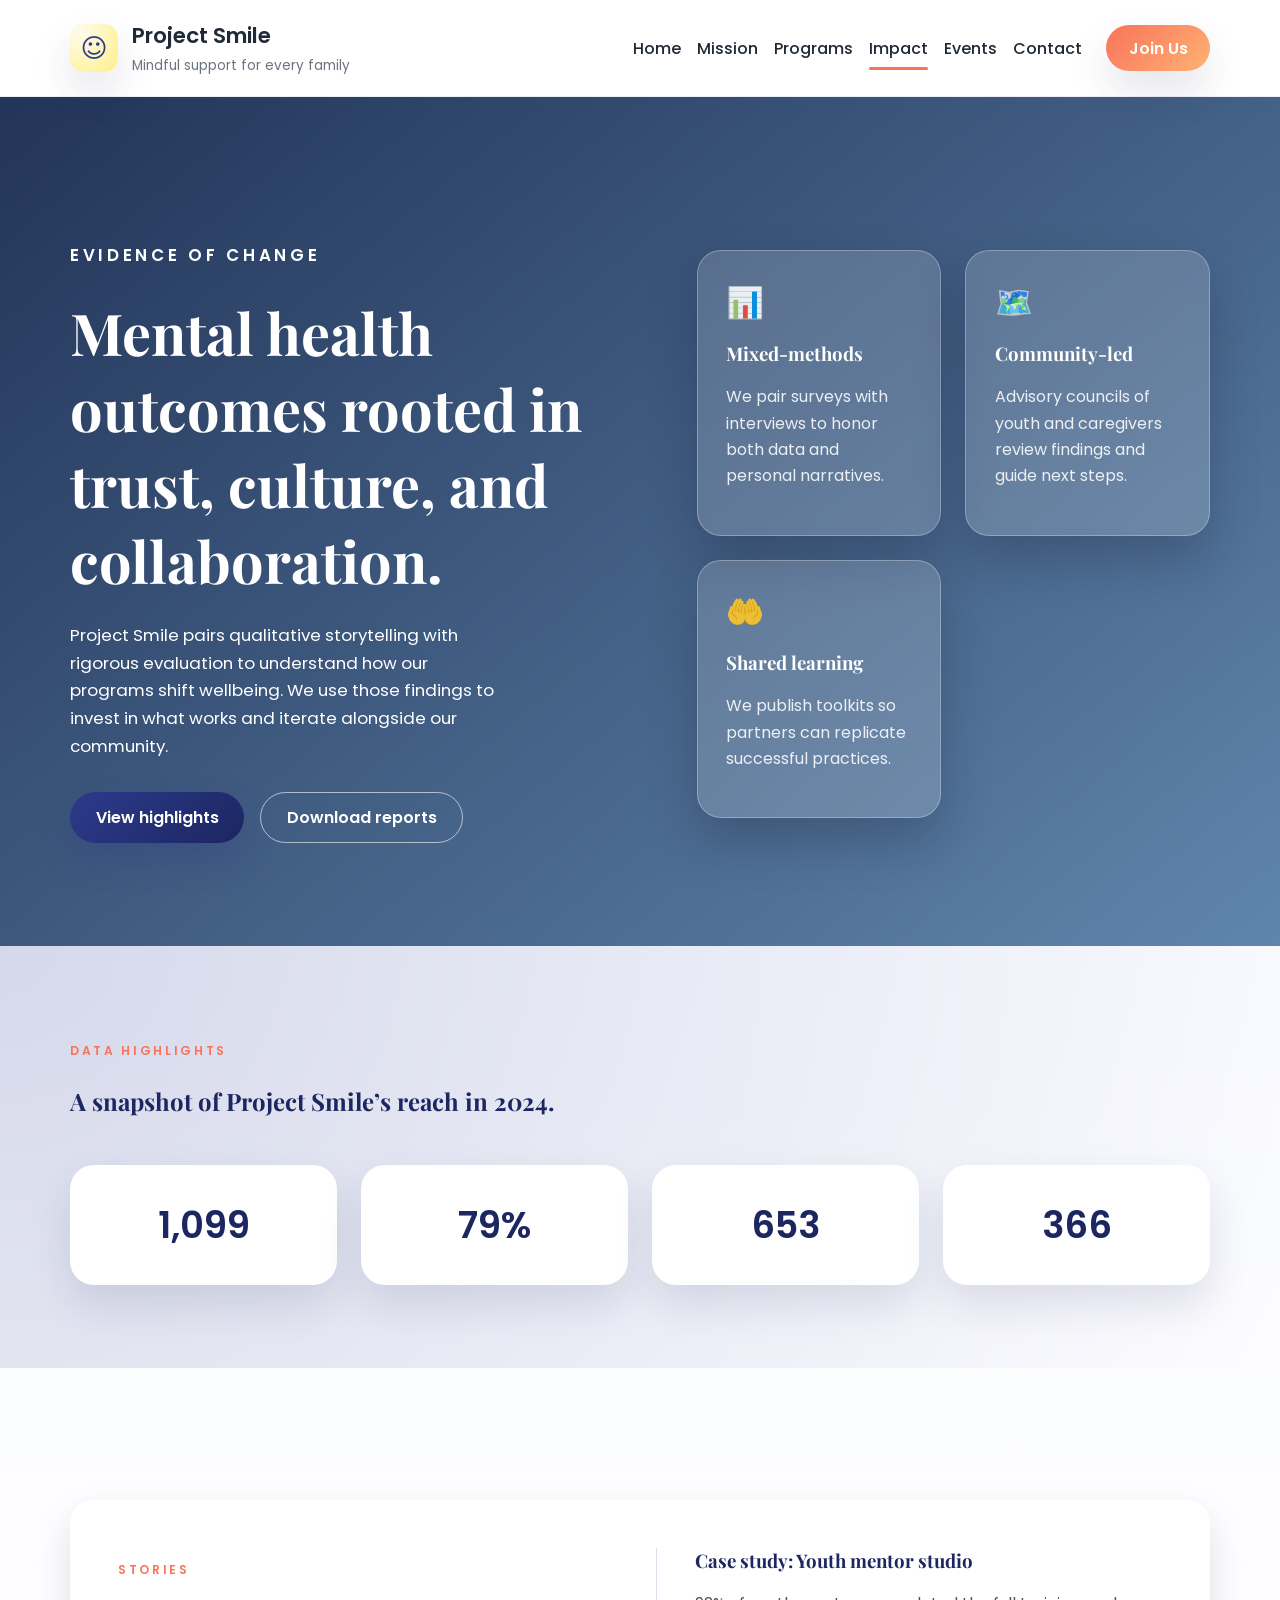
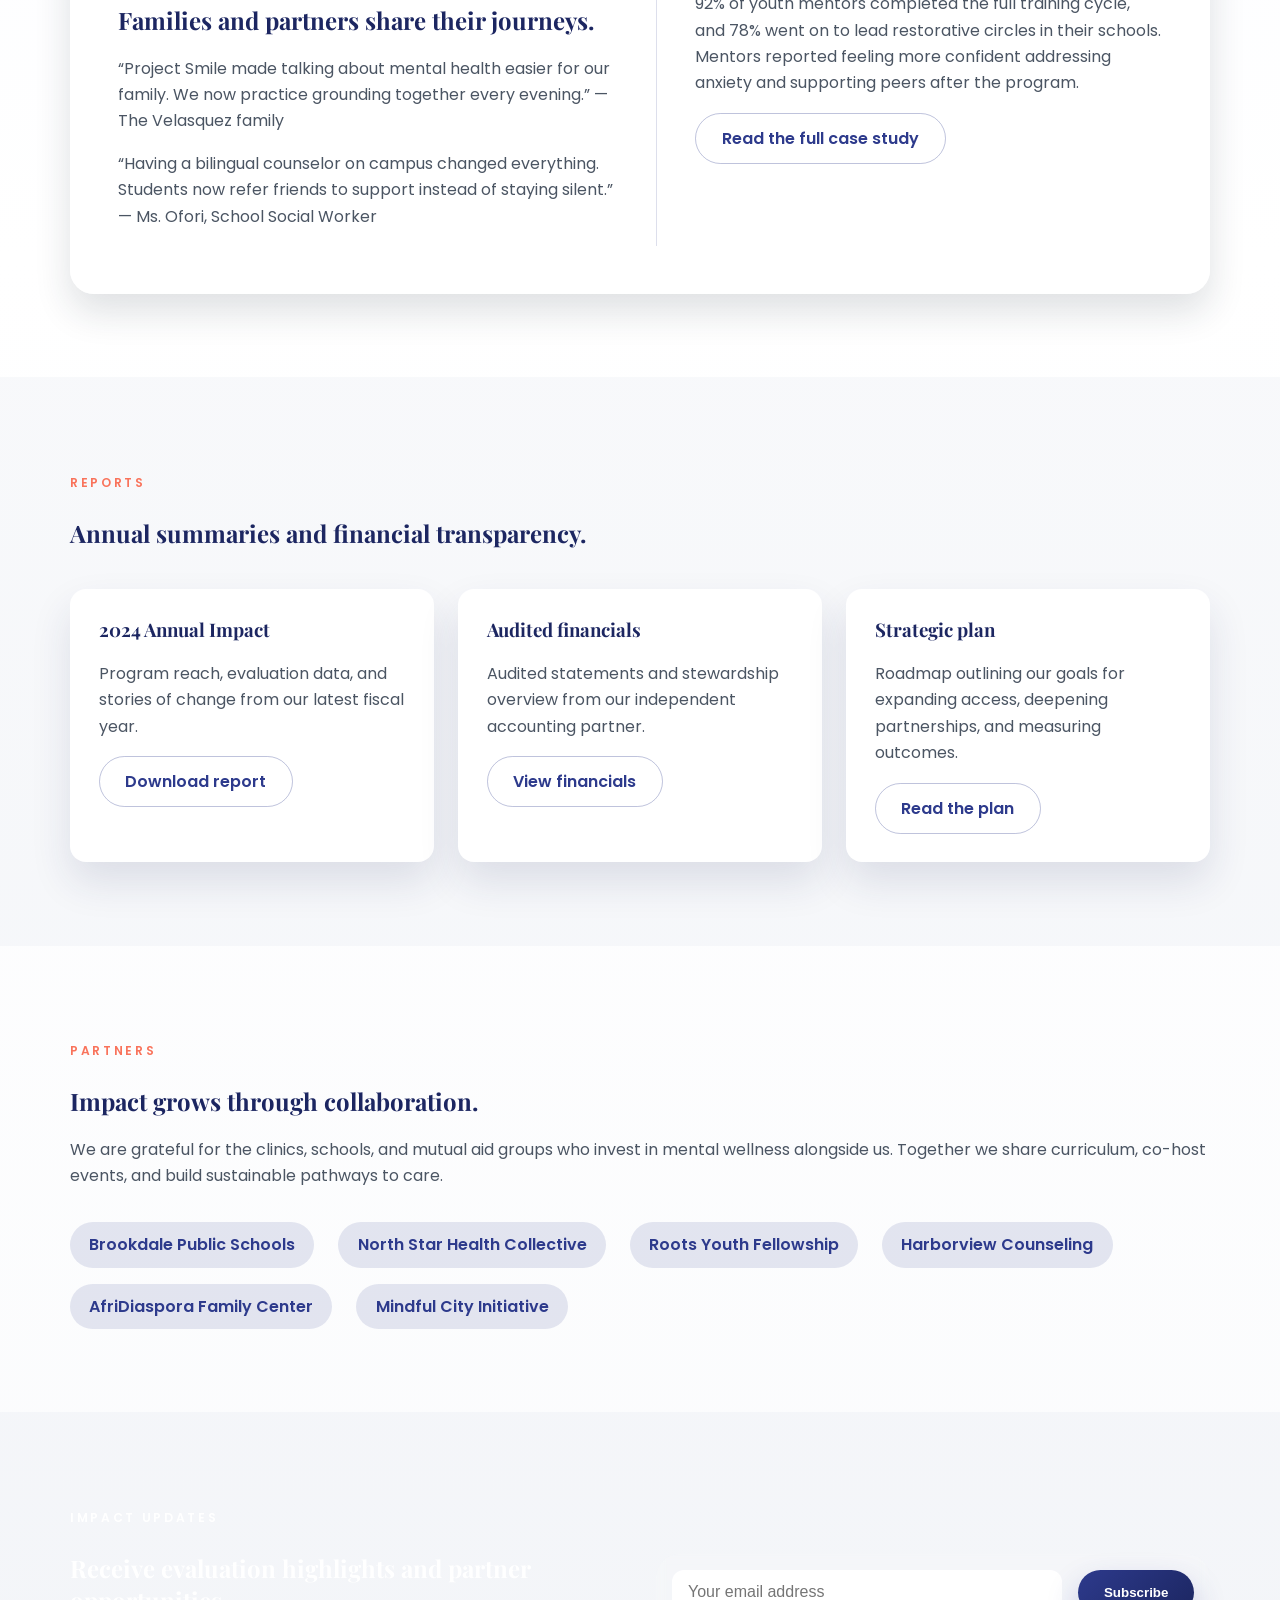
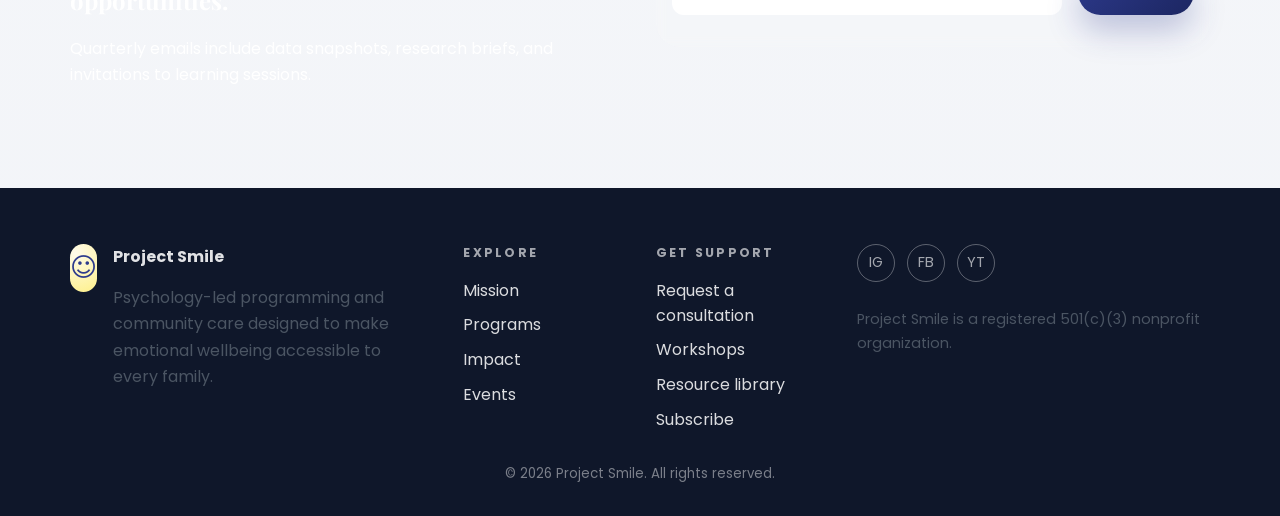
<file: impact.html>
<!DOCTYPE html>
<html lang="en">
  <head>
    <meta charset="utf-8" />
    <meta name="viewport" content="width=device-width, initial-scale=1" />
    <title>Project Smile | Impact & Reports</title>
    <meta
      name="description"
      content="Discover Project Smile's mental health impact through stories, data, annual reports, and community partnerships."
    />
    <link rel="preconnect" href="https://fonts.googleapis.com" />
    <link rel="preconnect" href="https://fonts.gstatic.com" crossorigin />
    <link
      href="https://fonts.googleapis.com/css2?family=Poppins:wght@300;400;500;600;700&family=Playfair+Display:wght@500;600;700&display=swap"
      rel="stylesheet"
    />
    <link rel="stylesheet" href="styles.css" />
  </head>
  <body data-page="impact">
    <a class="skip-link" href="#impact-data">Skip to main content</a>
    <header class="site-header" id="top">
      <div class="container header-inner">
        <a class="brand" href="index.html" aria-label="Project Smile home">
          <span class="brand-icon" aria-hidden="true">☺</span>
          <div class="brand-text">
            <span class="brand-title">Project Smile</span>
            <span class="brand-tagline">Mindful support for every family</span>
          </div>
        </a>
        <button class="nav-toggle" aria-expanded="false" aria-controls="site-nav">
          <span class="sr-only">Toggle navigation</span>
          <span></span>
          <span></span>
          <span></span>
        </button>
        <nav id="site-nav" class="site-nav" aria-label="Primary">
          <ul>
            <li><a href="index.html" data-page="home">Home</a></li>
            <li><a href="mission.html" data-page="mission">Mission</a></li>
            <li><a href="programs.html" data-page="programs">Programs</a></li>
            <li><a href="impact.html" data-page="impact">Impact</a></li>
            <li><a href="events.html" data-page="events">Events</a></li>
            <li><a href="contact.html" data-page="contact">Contact</a></li>
          </ul>
          <a class="cta" href="contact.html">Join Us</a>
        </nav>
      </div>
    </header>

    <main>
      <section class="hero inner-hero impact-hero" aria-labelledby="impact-hero-heading">
        <div class="container hero-inner">
          <div class="hero-copy" data-animate="fade-in">
            <p class="eyebrow">Evidence of change</p>
            <h1 id="impact-hero-heading">Mental health outcomes rooted in trust, culture, and collaboration.</h1>
            <p>
              Project Smile pairs qualitative storytelling with rigorous evaluation to understand how our programs shift
              wellbeing. We use those findings to invest in what works and iterate alongside our community.
            </p>
            <div class="hero-actions">
              <a class="btn primary" href="#impact-data">View highlights</a>
              <a class="btn ghost" href="#reports">Download reports</a>
            </div>
          </div>
          <div class="hero-cards" aria-hidden="true">
            <article class="hero-card">
              <span class="card-icon">📊</span>
              <h3>Mixed-methods</h3>
              <p>We pair surveys with interviews to honor both data and personal narratives.</p>
            </article>
            <article class="hero-card">
              <span class="card-icon">🗺️</span>
              <h3>Community-led</h3>
              <p>Advisory councils of youth and caregivers review findings and guide next steps.</p>
            </article>
            <article class="hero-card">
              <span class="card-icon">🤲</span>
              <h3>Shared learning</h3>
              <p>We publish toolkits so partners can replicate successful practices.</p>
            </article>
          </div>
        </div>
      </section>

      <section id="impact-data" class="section" aria-labelledby="impact-data-heading">
        <div class="container" data-animate="fade-in">
          <p class="eyebrow">Data highlights</p>
          <h2 id="impact-data-heading">A snapshot of Project Smile’s reach in 2024.</h2>
          <div class="impact-grid">
            <div class="stat" data-target="1245">
              0
              <span>Participants served across hubs and virtual studios</span>
            </div>
            <div class="stat" data-target="89" data-suffix="%">
              0
              <span>Youth reporting improved emotional regulation skills</span>
            </div>
            <div class="stat" data-target="740">
              0
              <span>Caregiver coaching hours delivered by clinicians</span>
            </div>
            <div class="stat" data-target="415">
              0
              <span>Therapy referrals completed with warm handoffs</span>
            </div>
          </div>
        </div>
      </section>

      <section class="section" aria-labelledby="stories-heading">
        <div class="container impact-showcase" data-animate="fade-in">
          <div>
            <p class="eyebrow">Stories</p>
            <h2 id="stories-heading">Families and partners share their journeys.</h2>
            <p>
              “Project Smile made talking about mental health easier for our family. We now practice grounding together every
              evening.” — The Velasquez family
            </p>
            <p>
              “Having a bilingual counselor on campus changed everything. Students now refer friends to support instead of
              staying silent.” — Ms. Ofori, School Social Worker
            </p>
          </div>
          <div>
            <h3>Case study: Youth mentor studio</h3>
            <p>
              92% of youth mentors completed the full training cycle, and 78% went on to lead restorative circles in their
              schools. Mentors reported feeling more confident addressing anxiety and supporting peers after the program.
            </p>
            <a class="btn ghost" href="#reports">Read the full case study</a>
          </div>
        </div>
      </section>

      <section id="reports" class="section" aria-labelledby="reports-heading">
        <div class="container" data-animate="fade-in">
          <p class="eyebrow">Reports</p>
          <h2 id="reports-heading">Annual summaries and financial transparency.</h2>
          <div class="resources-grid">
            <article>
              <h3>2024 Annual Impact</h3>
              <p>Program reach, evaluation data, and stories of change from our latest fiscal year.</p>
              <a class="btn ghost" href="#">Download report</a>
            </article>
            <article>
              <h3>Audited financials</h3>
              <p>Audited statements and stewardship overview from our independent accounting partner.</p>
              <a class="btn ghost" href="#">View financials</a>
            </article>
            <article>
              <h3>Strategic plan</h3>
              <p>Roadmap outlining our goals for expanding access, deepening partnerships, and measuring outcomes.</p>
              <a class="btn ghost" href="#">Read the plan</a>
            </article>
          </div>
        </div>
      </section>

      <section class="section" aria-labelledby="partners-heading">
        <div class="container" data-animate="fade-in">
          <p class="eyebrow">Partners</p>
          <h2 id="partners-heading">Impact grows through collaboration.</h2>
          <p>
            We are grateful for the clinics, schools, and mutual aid groups who invest in mental wellness alongside us. Together
            we share curriculum, co-host events, and build sustainable pathways to care.
          </p>
          <div class="partner-grid">
            <span>Brookdale Public Schools</span>
            <span>North Star Health Collective</span>
            <span>Roots Youth Fellowship</span>
            <span>Harborview Counseling</span>
            <span>AfriDiaspora Family Center</span>
            <span>Mindful City Initiative</span>
          </div>
        </div>
      </section>

      <section class="section newsletter" aria-labelledby="impact-newsletter-heading">
        <div class="container newsletter-inner" data-animate="fade-in">
          <div>
            <p class="eyebrow">Impact updates</p>
            <h2 id="impact-newsletter-heading">Receive evaluation highlights and partner opportunities.</h2>
            <p>Quarterly emails include data snapshots, research briefs, and invitations to learning sessions.</p>
          </div>
          <form class="newsletter-form" aria-label="Impact newsletter signup">
            <label class="sr-only" for="impact-newsletter-email">Email address</label>
            <input id="impact-newsletter-email" name="email" type="email" placeholder="Your email address" required />
            <button type="submit" class="btn primary">Subscribe</button>
            <p class="form-feedback" role="status" aria-live="polite"></p>
          </form>
        </div>
      </section>
    </main>

    <footer class="site-footer">
      <div class="container footer-inner">
        <div class="footer-brand">
          <span class="brand-icon" aria-hidden="true">☺</span>
          <div>
            <strong>Project Smile</strong>
            <p>Psychology-led programming and community care designed to make emotional wellbeing accessible to every family.</p>
          </div>
        </div>
        <div class="footer-links">
          <div>
            <h4>Explore</h4>
            <ul>
              <li><a href="mission.html" data-page="mission">Mission</a></li>
              <li><a href="programs.html" data-page="programs">Programs</a></li>
              <li><a href="impact.html" data-page="impact">Impact</a></li>
              <li><a href="events.html" data-page="events">Events</a></li>
            </ul>
          </div>
          <div>
            <h4>Get support</h4>
            <ul>
              <li><a href="contact.html">Request a consultation</a></li>
              <li><a href="events.html#schedule">Workshops</a></li>
              <li><a href="programs.html#resources">Resource library</a></li>
              <li><a href="index.html#newsletter-heading">Subscribe</a></li>
            </ul>
          </div>
        </div>
        <div class="footer-meta">
          <div class="socials" aria-label="Social media">
            <a href="#" aria-label="Instagram">IG</a>
            <a href="#" aria-label="Facebook">FB</a>
            <a href="#" aria-label="YouTube">YT</a>
          </div>
          <p>Project Smile is a registered 501(c)(3) nonprofit organization.</p>
        </div>
      </div>
      <small>&copy; <span id="year"></span> Project Smile. All rights reserved.</small>
    </footer>

    <script src="script.js" defer></script>
  </body>
</html>
</file>
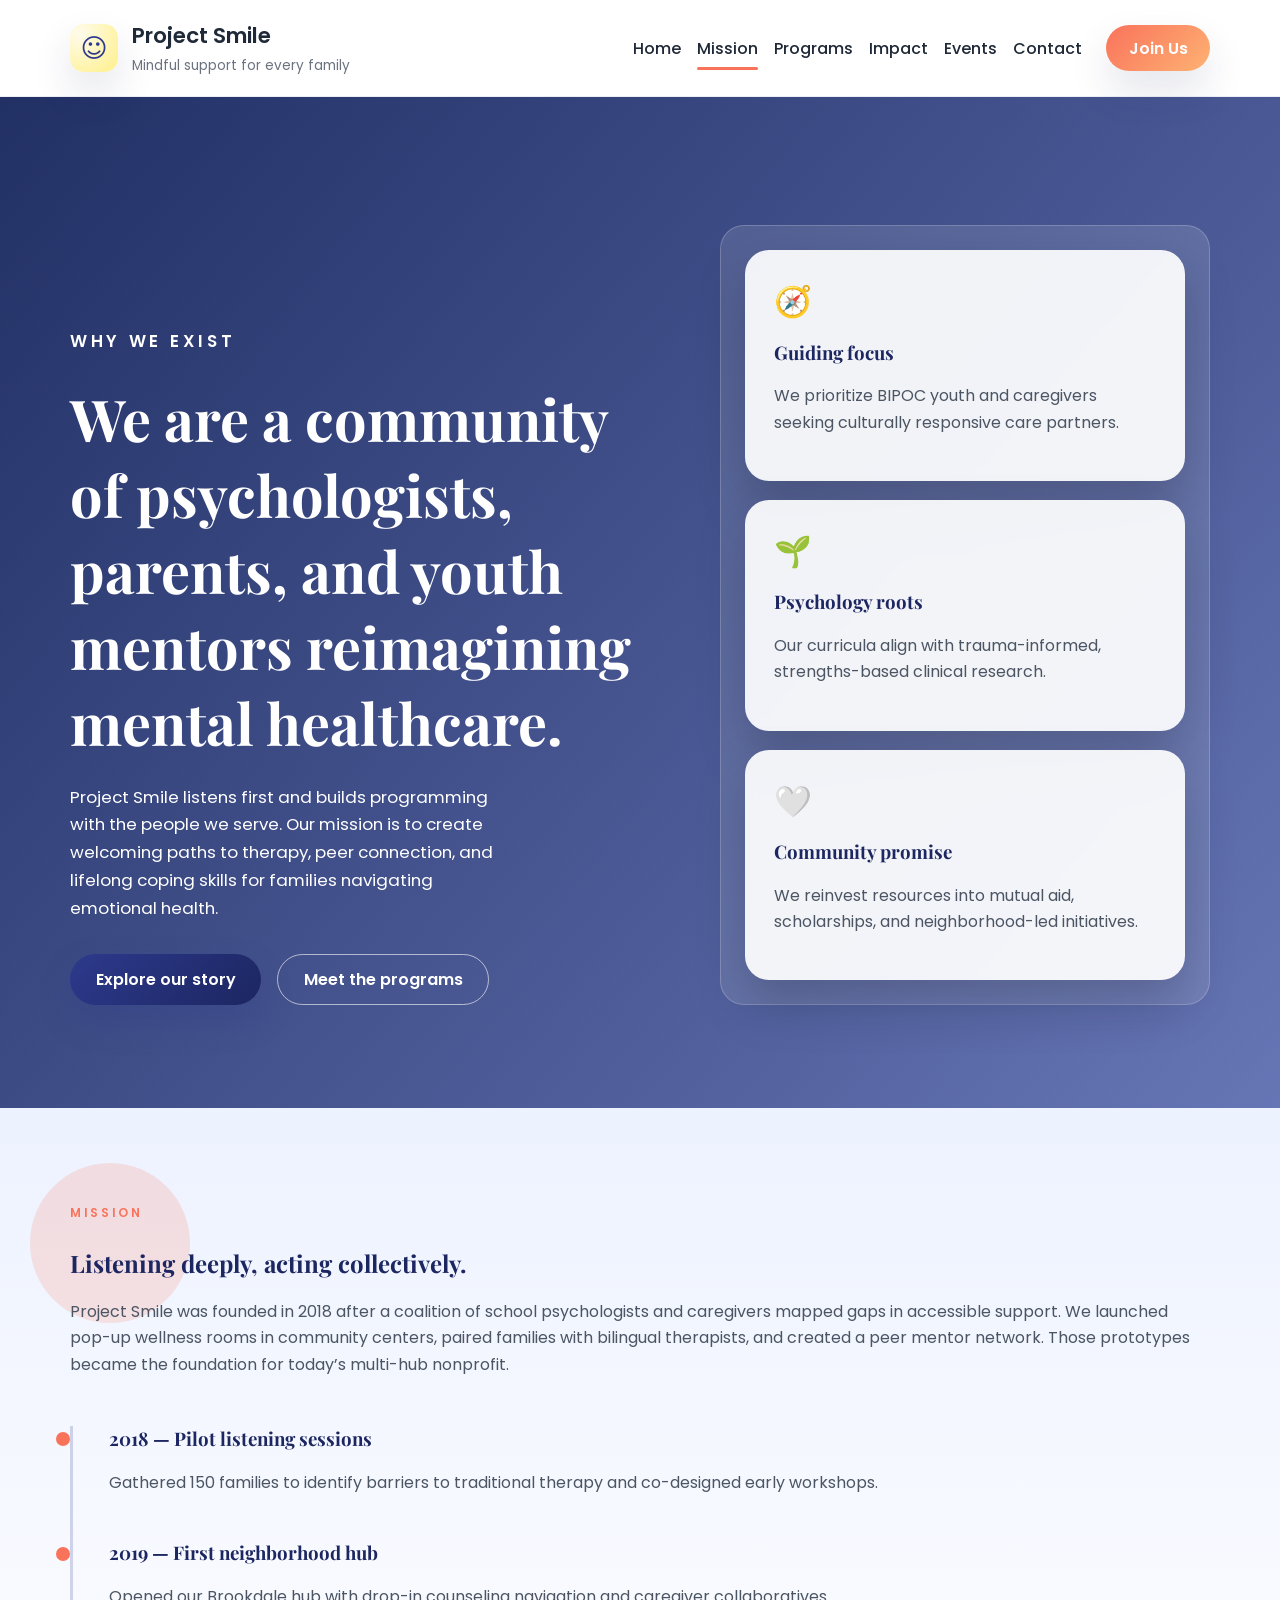
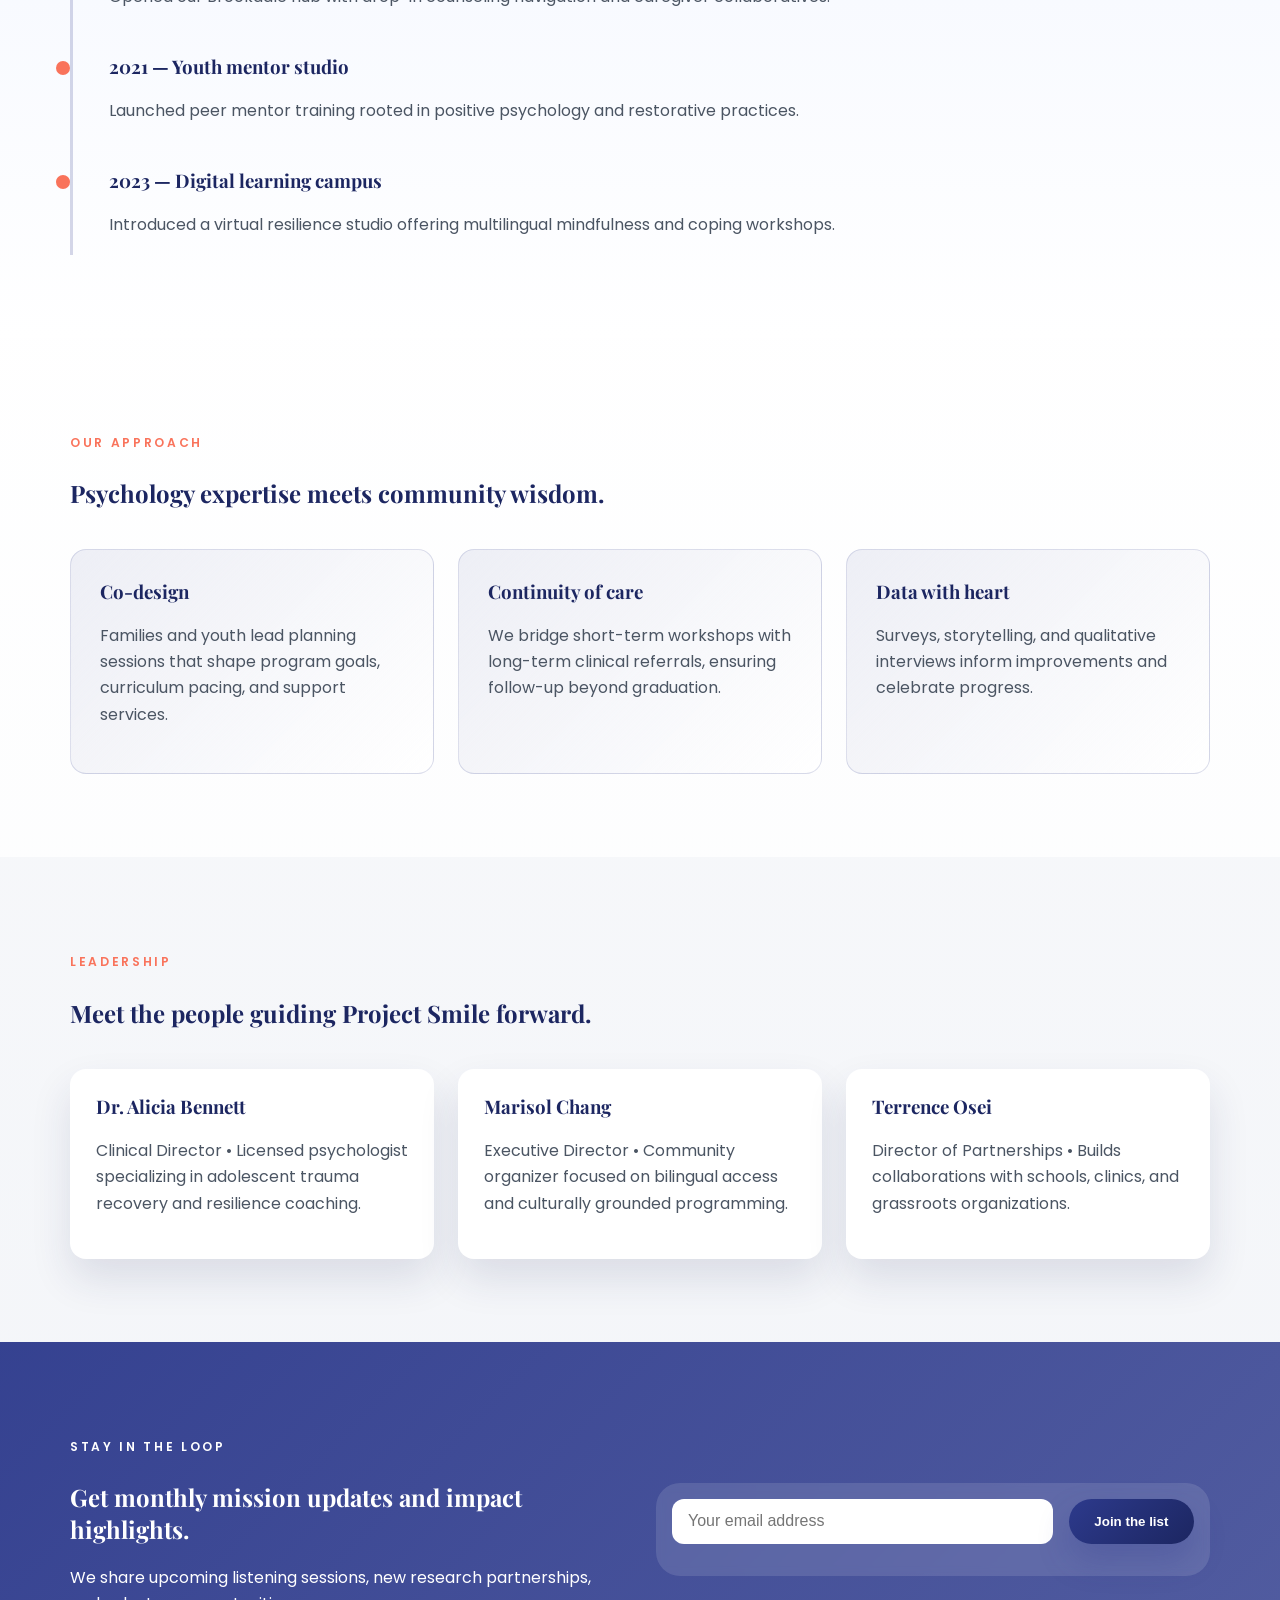
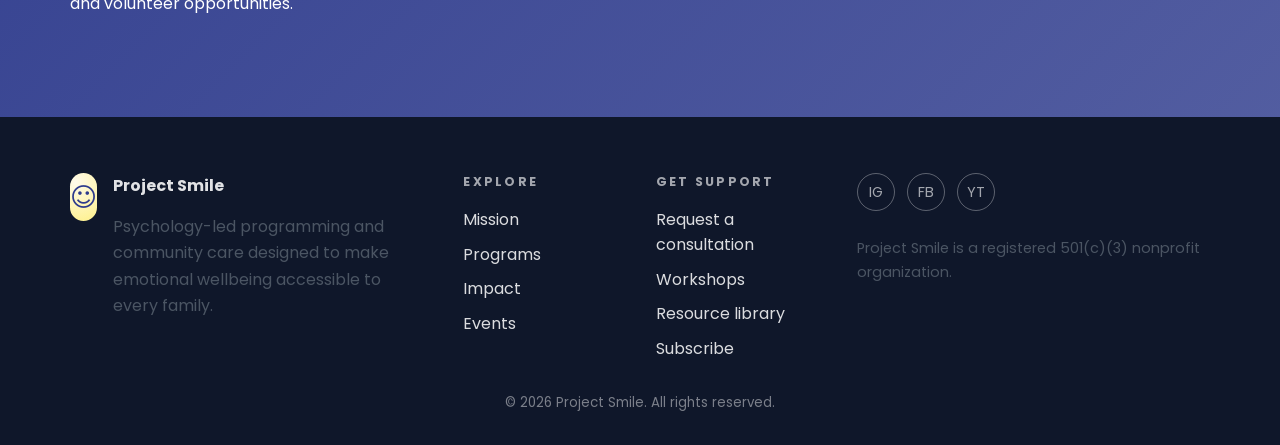
<file: mission.html>
<!DOCTYPE html>
<html lang="en">
  <head>
    <meta charset="utf-8" />
    <meta name="viewport" content="width=device-width, initial-scale=1" />
    <title>Project Smile | Mission & Values</title>
    <meta
      name="description"
      content="Learn how Project Smile grew from a neighborhood coalition into a psychology-led nonprofit advancing mental wellbeing."
    />
    <link rel="preconnect" href="https://fonts.googleapis.com" />
    <link rel="preconnect" href="https://fonts.gstatic.com" crossorigin />
    <link
      href="https://fonts.googleapis.com/css2?family=Poppins:wght@300;400;500;600;700&family=Playfair+Display:wght@500;600;700&display=swap"
      rel="stylesheet"
    />
    <link rel="stylesheet" href="styles.css" />
  </head>
  <body data-page="mission">
    <a class="skip-link" href="#mission-story">Skip to main content</a>
    <header class="site-header" id="top">
      <div class="container header-inner">
        <a class="brand" href="index.html" aria-label="Project Smile home">
          <span class="brand-icon" aria-hidden="true">☺</span>
          <div class="brand-text">
            <span class="brand-title">Project Smile</span>
            <span class="brand-tagline">Mindful support for every family</span>
          </div>
        </a>
        <button class="nav-toggle" aria-expanded="false" aria-controls="site-nav">
          <span class="sr-only">Toggle navigation</span>
          <span></span>
          <span></span>
          <span></span>
        </button>
        <nav id="site-nav" class="site-nav" aria-label="Primary">
          <ul>
            <li><a href="index.html" data-page="home">Home</a></li>
            <li><a href="mission.html" data-page="mission">Mission</a></li>
            <li><a href="programs.html" data-page="programs">Programs</a></li>
            <li><a href="impact.html" data-page="impact">Impact</a></li>
            <li><a href="events.html" data-page="events">Events</a></li>
            <li><a href="contact.html" data-page="contact">Contact</a></li>
          </ul>
          <a class="cta" href="contact.html">Join Us</a>
        </nav>
      </div>
    </header>

    <main>
      <section class="hero inner-hero mission-hero" aria-labelledby="mission-hero-heading">
        <div class="container hero-inner">
          <div class="hero-copy" data-animate="fade-in">
            <p class="eyebrow">Why we exist</p>
            <h1 id="mission-hero-heading">We are a community of psychologists, parents, and youth mentors reimagining mental healthcare.</h1>
            <p>
              Project Smile listens first and builds programming with the people we serve. Our mission is to create welcoming paths
              to therapy, peer connection, and lifelong coping skills for families navigating emotional health.
            </p>
            <div class="hero-actions">
              <a class="btn primary" href="#mission-story">Explore our story</a>
              <a class="btn ghost" href="programs.html">Meet the programs</a>
            </div>
          </div>
          <div class="hero-cards" aria-hidden="true">
            <article class="hero-card">
              <span class="card-icon">🧭</span>
              <h3>Guiding focus</h3>
              <p>We prioritize BIPOC youth and caregivers seeking culturally responsive care partners.</p>
            </article>
            <article class="hero-card">
              <span class="card-icon">🌱</span>
              <h3>Psychology roots</h3>
              <p>Our curricula align with trauma-informed, strengths-based clinical research.</p>
            </article>
            <article class="hero-card">
              <span class="card-icon">🤍</span>
              <h3>Community promise</h3>
              <p>We reinvest resources into mutual aid, scholarships, and neighborhood-led initiatives.</p>
            </article>
          </div>
        </div>
      </section>

      <section id="mission-story" class="section" aria-labelledby="mission-story-heading">
        <div class="container" data-animate="fade-in">
          <p class="eyebrow">Mission</p>
          <h2 id="mission-story-heading">Listening deeply, acting collectively.</h2>
          <p>
            Project Smile was founded in 2018 after a coalition of school psychologists and caregivers mapped gaps in accessible
            support. We launched pop-up wellness rooms in community centers, paired families with bilingual therapists, and
            created a peer mentor network. Those prototypes became the foundation for today’s multi-hub nonprofit.
          </p>
          <div class="timeline">
            <article>
              <h3>2018 — Pilot listening sessions</h3>
              <p>Gathered 150 families to identify barriers to traditional therapy and co-designed early workshops.</p>
            </article>
            <article>
              <h3>2019 — First neighborhood hub</h3>
              <p>Opened our Brookdale hub with drop-in counseling navigation and caregiver collaboratives.</p>
            </article>
            <article>
              <h3>2021 — Youth mentor studio</h3>
              <p>Launched peer mentor training rooted in positive psychology and restorative practices.</p>
            </article>
            <article>
              <h3>2023 — Digital learning campus</h3>
              <p>Introduced a virtual resilience studio offering multilingual mindfulness and coping workshops.</p>
            </article>
          </div>
        </div>
      </section>

      <section class="section" aria-labelledby="approach-heading">
        <div class="container" data-animate="fade-in">
          <p class="eyebrow">Our approach</p>
          <h2 id="approach-heading">Psychology expertise meets community wisdom.</h2>
          <div class="approach-grid">
            <article>
              <h3>Co-design</h3>
              <p>Families and youth lead planning sessions that shape program goals, curriculum pacing, and support services.</p>
            </article>
            <article>
              <h3>Continuity of care</h3>
              <p>We bridge short-term workshops with long-term clinical referrals, ensuring follow-up beyond graduation.</p>
            </article>
            <article>
              <h3>Data with heart</h3>
              <p>Surveys, storytelling, and qualitative interviews inform improvements and celebrate progress.</p>
            </article>
          </div>
        </div>
      </section>

      <section class="section" aria-labelledby="team-heading">
        <div class="container" data-animate="fade-in">
          <p class="eyebrow">Leadership</p>
          <h2 id="team-heading">Meet the people guiding Project Smile forward.</h2>
          <div class="team-grid">
            <article>
              <h3>Dr. Alicia Bennett</h3>
              <p>Clinical Director • Licensed psychologist specializing in adolescent trauma recovery and resilience coaching.</p>
            </article>
            <article>
              <h3>Marisol Chang</h3>
              <p>Executive Director • Community organizer focused on bilingual access and culturally grounded programming.</p>
            </article>
            <article>
              <h3>Terrence Osei</h3>
              <p>Director of Partnerships • Builds collaborations with schools, clinics, and grassroots organizations.</p>
            </article>
          </div>
        </div>
      </section>

      <section class="section newsletter" aria-labelledby="mission-newsletter-heading">
        <div class="container newsletter-inner" data-animate="fade-in">
          <div>
            <p class="eyebrow">Stay in the loop</p>
            <h2 id="mission-newsletter-heading">Get monthly mission updates and impact highlights.</h2>
            <p>We share upcoming listening sessions, new research partnerships, and volunteer opportunities.</p>
          </div>
          <form class="newsletter-form" aria-label="Mission newsletter signup">
            <label class="sr-only" for="mission-newsletter-email">Email address</label>
            <input id="mission-newsletter-email" name="email" type="email" placeholder="Your email address" required />
            <button type="submit" class="btn primary">Join the list</button>
            <p class="form-feedback" role="status" aria-live="polite"></p>
          </form>
        </div>
      </section>
    </main>

    <footer class="site-footer">
      <div class="container footer-inner">
        <div class="footer-brand">
          <span class="brand-icon" aria-hidden="true">☺</span>
          <div>
            <strong>Project Smile</strong>
            <p>Psychology-led programming and community care designed to make emotional wellbeing accessible to every family.</p>
          </div>
        </div>
        <div class="footer-links">
          <div>
            <h4>Explore</h4>
            <ul>
              <li><a href="mission.html" data-page="mission">Mission</a></li>
              <li><a href="programs.html" data-page="programs">Programs</a></li>
              <li><a href="impact.html" data-page="impact">Impact</a></li>
              <li><a href="events.html" data-page="events">Events</a></li>
            </ul>
          </div>
          <div>
            <h4>Get support</h4>
            <ul>
              <li><a href="contact.html">Request a consultation</a></li>
              <li><a href="events.html#schedule">Workshops</a></li>
              <li><a href="programs.html#resources">Resource library</a></li>
              <li><a href="index.html#newsletter-heading">Subscribe</a></li>
            </ul>
          </div>
        </div>
        <div class="footer-meta">
          <div class="socials" aria-label="Social media">
            <a href="#" aria-label="Instagram">IG</a>
            <a href="#" aria-label="Facebook">FB</a>
            <a href="#" aria-label="YouTube">YT</a>
          </div>
          <p>Project Smile is a registered 501(c)(3) nonprofit organization.</p>
        </div>
      </div>
      <small>&copy; <span id="year"></span> Project Smile. All rights reserved.</small>
    </footer>

    <script src="script.js" defer></script>
  </body>
</html>
</file>
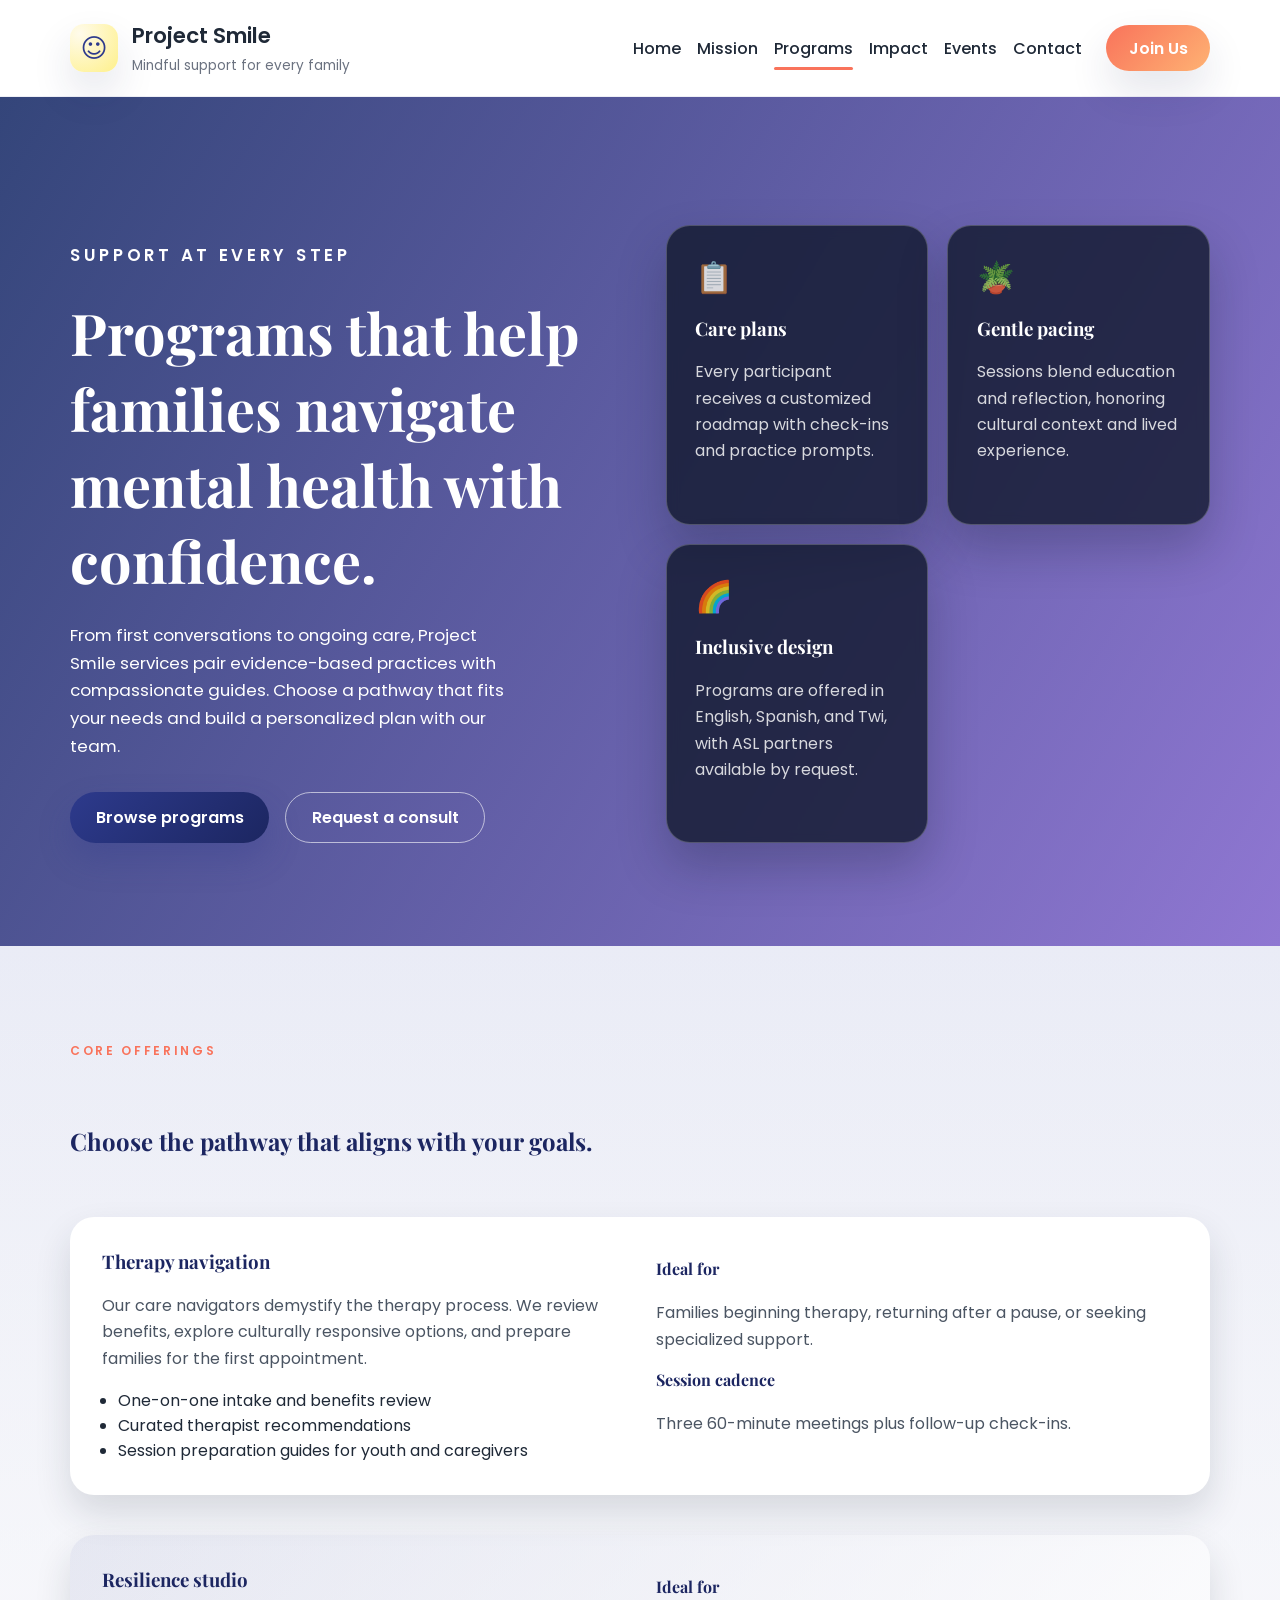
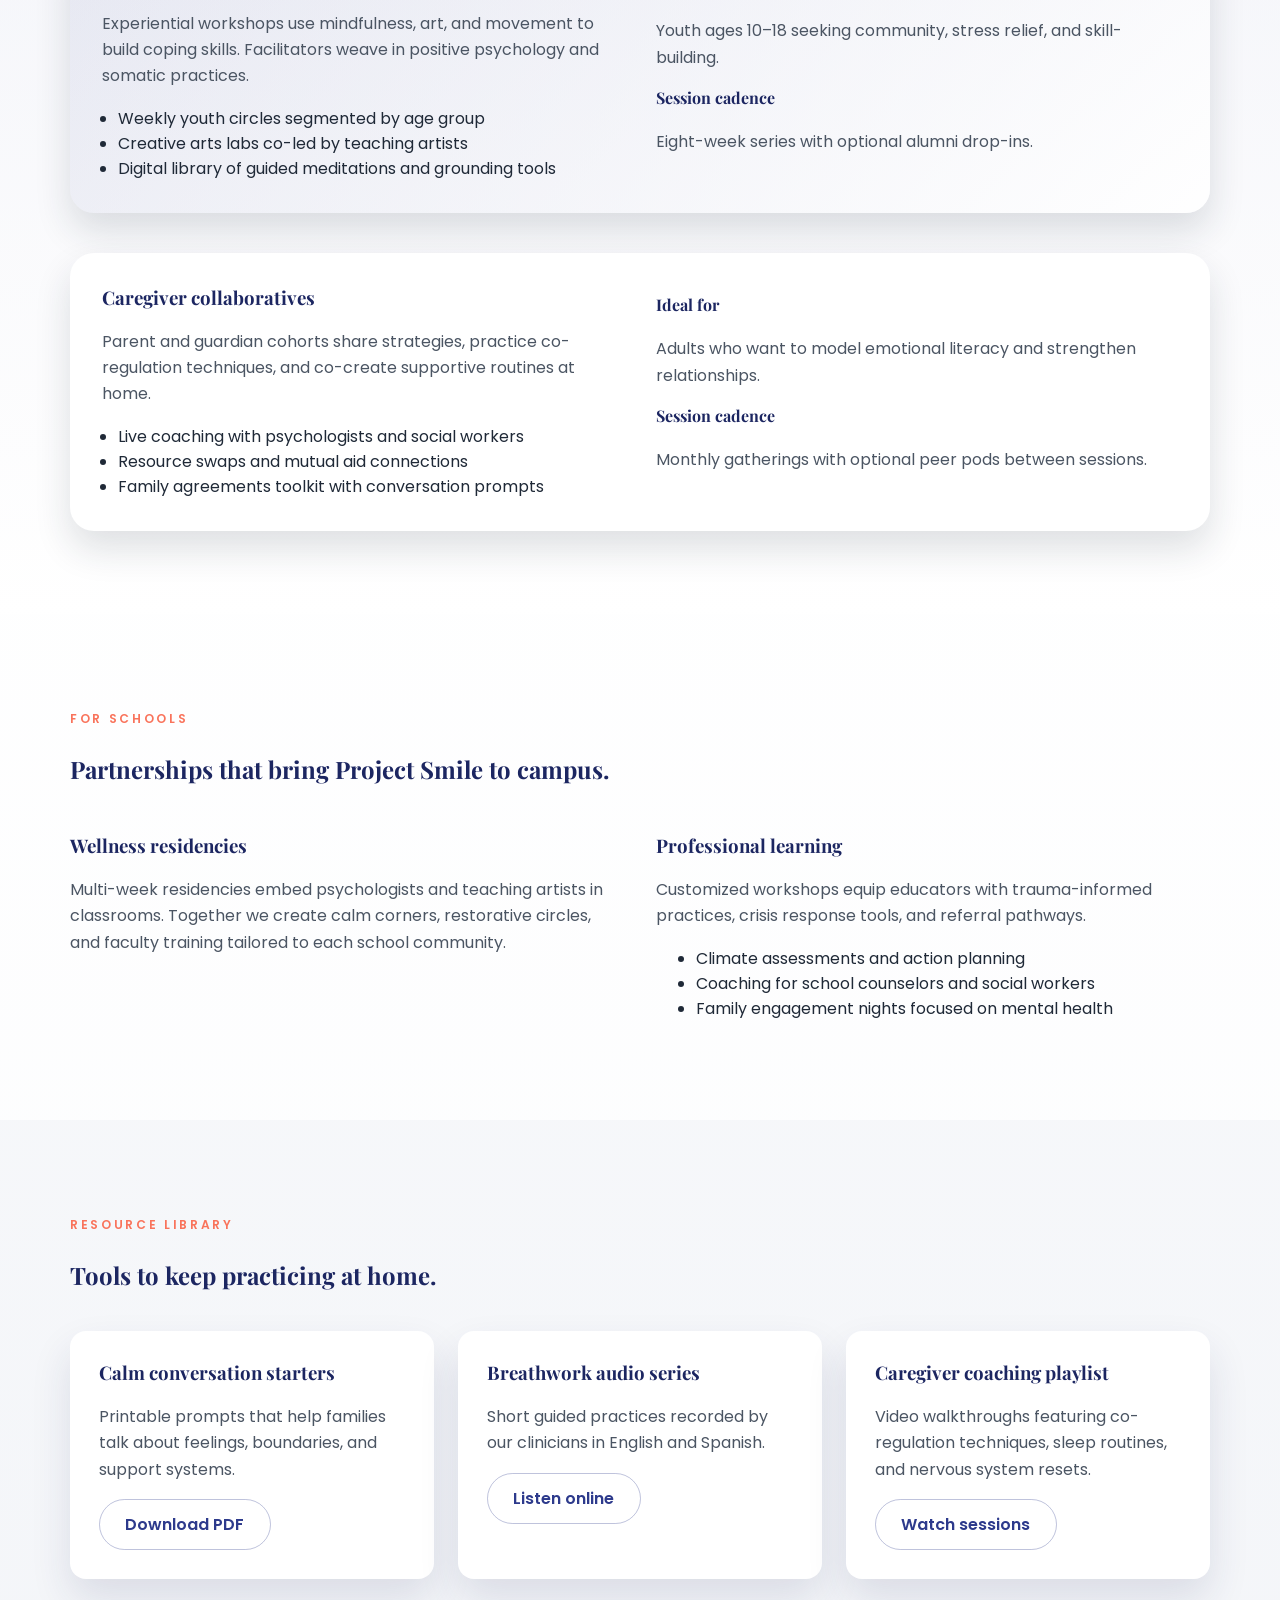
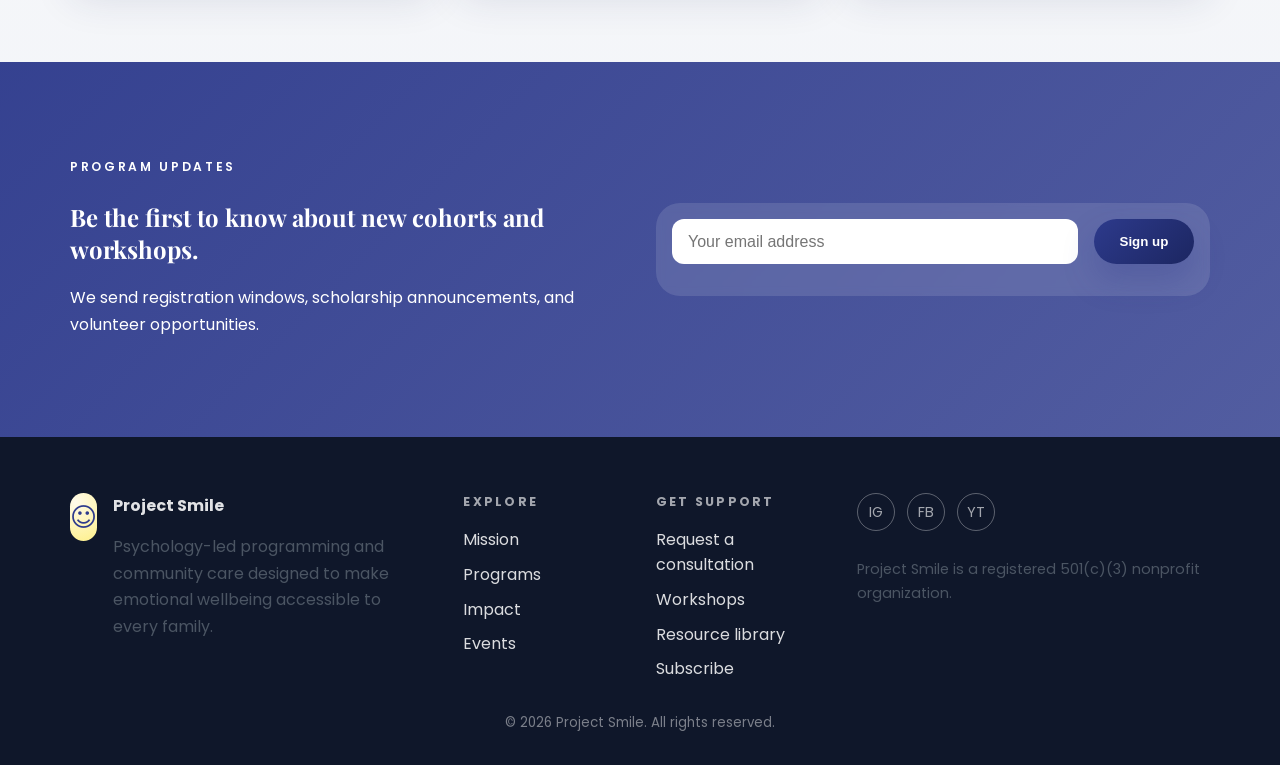
<file: programs.html>
<!DOCTYPE html>
<html lang="en">
  <head>
    <meta charset="utf-8" />
    <meta name="viewport" content="width=device-width, initial-scale=1" />
    <title>Project Smile | Programs & Services</title>
    <meta
      name="description"
      content="Explore Project Smile programs including therapy navigation, resilience studios, caregiver collaboratives, and school partnerships."
    />
    <link rel="preconnect" href="https://fonts.googleapis.com" />
    <link rel="preconnect" href="https://fonts.gstatic.com" crossorigin />
    <link
      href="https://fonts.googleapis.com/css2?family=Poppins:wght@300;400;500;600;700&family=Playfair+Display:wght@500;600;700&display=swap"
      rel="stylesheet"
    />
    <link rel="stylesheet" href="styles.css" />
  </head>
  <body data-page="programs">
    <a class="skip-link" href="#program-list">Skip to main content</a>
    <header class="site-header" id="top">
      <div class="container header-inner">
        <a class="brand" href="index.html" aria-label="Project Smile home">
          <span class="brand-icon" aria-hidden="true">☺</span>
          <div class="brand-text">
            <span class="brand-title">Project Smile</span>
            <span class="brand-tagline">Mindful support for every family</span>
          </div>
        </a>
        <button class="nav-toggle" aria-expanded="false" aria-controls="site-nav">
          <span class="sr-only">Toggle navigation</span>
          <span></span>
          <span></span>
          <span></span>
        </button>
        <nav id="site-nav" class="site-nav" aria-label="Primary">
          <ul>
            <li><a href="index.html" data-page="home">Home</a></li>
            <li><a href="mission.html" data-page="mission">Mission</a></li>
            <li><a href="programs.html" data-page="programs">Programs</a></li>
            <li><a href="impact.html" data-page="impact">Impact</a></li>
            <li><a href="events.html" data-page="events">Events</a></li>
            <li><a href="contact.html" data-page="contact">Contact</a></li>
          </ul>
          <a class="cta" href="contact.html">Join Us</a>
        </nav>
      </div>
    </header>

    <main>
      <section class="hero inner-hero programs-hero" aria-labelledby="programs-hero-heading">
        <div class="container hero-inner">
          <div class="hero-copy" data-animate="fade-in">
            <p class="eyebrow">Support at every step</p>
            <h1 id="programs-hero-heading">Programs that help families navigate mental health with confidence.</h1>
            <p>
              From first conversations to ongoing care, Project Smile services pair evidence-based practices with compassionate
              guides. Choose a pathway that fits your needs and build a personalized plan with our team.
            </p>
            <div class="hero-actions">
              <a class="btn primary" href="#program-list">Browse programs</a>
              <a class="btn ghost" href="contact.html">Request a consult</a>
            </div>
          </div>
          <div class="hero-cards" aria-hidden="true">
            <article class="hero-card">
              <span class="card-icon">📋</span>
              <h3>Care plans</h3>
              <p>Every participant receives a customized roadmap with check-ins and practice prompts.</p>
            </article>
            <article class="hero-card">
              <span class="card-icon">🪴</span>
              <h3>Gentle pacing</h3>
              <p>Sessions blend education and reflection, honoring cultural context and lived experience.</p>
            </article>
            <article class="hero-card">
              <span class="card-icon">🌈</span>
              <h3>Inclusive design</h3>
              <p>Programs are offered in English, Spanish, and Twi, with ASL partners available by request.</p>
            </article>
          </div>
        </div>
      </section>

      <section id="program-list" class="section" aria-labelledby="program-list-heading">
        <div class="container program-tabs" data-animate="fade-in">
          <p class="eyebrow">Core offerings</p>
          <h2 id="program-list-heading">Choose the pathway that aligns with your goals.</h2>
          <article class="program-detail">
            <div>
              <h3>Therapy navigation</h3>
              <p>
                Our care navigators demystify the therapy process. We review benefits, explore culturally responsive options, and
                prepare families for the first appointment.
              </p>
              <ul>
                <li>One-on-one intake and benefits review</li>
                <li>Curated therapist recommendations</li>
                <li>Session preparation guides for youth and caregivers</li>
              </ul>
            </div>
            <div>
              <h4>Ideal for</h4>
              <p>Families beginning therapy, returning after a pause, or seeking specialized support.</p>
              <h4>Session cadence</h4>
              <p>Three 60-minute meetings plus follow-up check-ins.</p>
            </div>
          </article>
          <article class="program-detail">
            <div>
              <h3>Resilience studio</h3>
              <p>
                Experiential workshops use mindfulness, art, and movement to build coping skills. Facilitators weave in positive
                psychology and somatic practices.
              </p>
              <ul>
                <li>Weekly youth circles segmented by age group</li>
                <li>Creative arts labs co-led by teaching artists</li>
                <li>Digital library of guided meditations and grounding tools</li>
              </ul>
            </div>
            <div>
              <h4>Ideal for</h4>
              <p>Youth ages 10–18 seeking community, stress relief, and skill-building.</p>
              <h4>Session cadence</h4>
              <p>Eight-week series with optional alumni drop-ins.</p>
            </div>
          </article>
          <article class="program-detail">
            <div>
              <h3>Caregiver collaboratives</h3>
              <p>
                Parent and guardian cohorts share strategies, practice co-regulation techniques, and co-create supportive routines
                at home.
              </p>
              <ul>
                <li>Live coaching with psychologists and social workers</li>
                <li>Resource swaps and mutual aid connections</li>
                <li>Family agreements toolkit with conversation prompts</li>
              </ul>
            </div>
            <div>
              <h4>Ideal for</h4>
              <p>Adults who want to model emotional literacy and strengthen relationships.</p>
              <h4>Session cadence</h4>
              <p>Monthly gatherings with optional peer pods between sessions.</p>
            </div>
          </article>
        </div>
      </section>

      <section class="section" aria-labelledby="school-heading">
        <div class="container" data-animate="fade-in">
          <p class="eyebrow">For schools</p>
          <h2 id="school-heading">Partnerships that bring Project Smile to campus.</h2>
          <div class="impact-showcase">
            <div>
              <h3>Wellness residencies</h3>
              <p>
                Multi-week residencies embed psychologists and teaching artists in classrooms. Together we create calm corners,
                restorative circles, and faculty training tailored to each school community.
              </p>
            </div>
            <div>
              <h3>Professional learning</h3>
              <p>
                Customized workshops equip educators with trauma-informed practices, crisis response tools, and referral
                pathways.
              </p>
              <ul>
                <li>Climate assessments and action planning</li>
                <li>Coaching for school counselors and social workers</li>
                <li>Family engagement nights focused on mental health</li>
              </ul>
            </div>
          </div>
        </div>
      </section>

      <section id="resources" class="section" aria-labelledby="resources-heading">
        <div class="container" data-animate="fade-in">
          <p class="eyebrow">Resource library</p>
          <h2 id="resources-heading">Tools to keep practicing at home.</h2>
          <div class="resources-grid">
            <article>
              <h3>Calm conversation starters</h3>
              <p>Printable prompts that help families talk about feelings, boundaries, and support systems.</p>
              <a class="btn ghost" href="#">Download PDF</a>
            </article>
            <article>
              <h3>Breathwork audio series</h3>
              <p>Short guided practices recorded by our clinicians in English and Spanish.</p>
              <a class="btn ghost" href="#">Listen online</a>
            </article>
            <article>
              <h3>Caregiver coaching playlist</h3>
              <p>Video walkthroughs featuring co-regulation techniques, sleep routines, and nervous system resets.</p>
              <a class="btn ghost" href="#">Watch sessions</a>
            </article>
          </div>
        </div>
      </section>

      <section class="section newsletter" aria-labelledby="programs-newsletter-heading">
        <div class="container newsletter-inner" data-animate="fade-in">
          <div>
            <p class="eyebrow">Program updates</p>
            <h2 id="programs-newsletter-heading">Be the first to know about new cohorts and workshops.</h2>
            <p>We send registration windows, scholarship announcements, and volunteer opportunities.</p>
          </div>
          <form class="newsletter-form" aria-label="Programs newsletter signup">
            <label class="sr-only" for="programs-newsletter-email">Email address</label>
            <input id="programs-newsletter-email" name="email" type="email" placeholder="Your email address" required />
            <button type="submit" class="btn primary">Sign up</button>
            <p class="form-feedback" role="status" aria-live="polite"></p>
          </form>
        </div>
      </section>
    </main>

    <footer class="site-footer">
      <div class="container footer-inner">
        <div class="footer-brand">
          <span class="brand-icon" aria-hidden="true">☺</span>
          <div>
            <strong>Project Smile</strong>
            <p>Psychology-led programming and community care designed to make emotional wellbeing accessible to every family.</p>
          </div>
        </div>
        <div class="footer-links">
          <div>
            <h4>Explore</h4>
            <ul>
              <li><a href="mission.html" data-page="mission">Mission</a></li>
              <li><a href="programs.html" data-page="programs">Programs</a></li>
              <li><a href="impact.html" data-page="impact">Impact</a></li>
              <li><a href="events.html" data-page="events">Events</a></li>
            </ul>
          </div>
          <div>
            <h4>Get support</h4>
            <ul>
              <li><a href="contact.html">Request a consultation</a></li>
              <li><a href="events.html#schedule">Workshops</a></li>
              <li><a href="programs.html#resources">Resource library</a></li>
              <li><a href="index.html#newsletter-heading">Subscribe</a></li>
            </ul>
          </div>
        </div>
        <div class="footer-meta">
          <div class="socials" aria-label="Social media">
            <a href="#" aria-label="Instagram">IG</a>
            <a href="#" aria-label="Facebook">FB</a>
            <a href="#" aria-label="YouTube">YT</a>
          </div>
          <p>Project Smile is a registered 501(c)(3) nonprofit organization.</p>
        </div>
      </div>
      <small>&copy; <span id="year"></span> Project Smile. All rights reserved.</small>
    </footer>

    <script src="script.js" defer></script>
  </body>
</html>
</file>
<file: styles.css>
:root {
  --primary: #2d3a8c;
  --primary-dark: #1c2661;
  --accent: #f9735b;
  --accent-dark: #ea5a42;
  --muted: #eef2ff;
  --surface: #ffffff;
  --ink: #1f2937;
  --ink-soft: #4b5563;
  --ink-muted: #6b7280;
  --radius-lg: 24px;
  --radius-md: 16px;
  --radius-sm: 12px;
  --shadow-soft: 0 20px 40px rgba(32, 41, 90, 0.12);
  --shadow-card: 0 18px 36px rgba(31, 41, 55, 0.14);
  --max-width: 1140px;
  --transition: 180ms ease;
}

* {
  box-sizing: border-box;
}

html {
  scroll-behavior: smooth;
}

body {
  margin: 0;
  font-family: "Poppins", system-ui, -apple-system, BlinkMacSystemFont, "Segoe UI", sans-serif;
  color: var(--ink);
  background: linear-gradient(180deg, #f5f7ff 0%, #ffffff 50%, #f9fafc 100%);
}

.sr-only {
  position: absolute;
  width: 1px;
  height: 1px;
  padding: 0;
  margin: -1px;
  overflow: hidden;
  clip: rect(0, 0, 0, 0);
  white-space: nowrap;
  border: 0;
}

img {
  max-width: 100%;
  display: block;
}

a {
  color: inherit;
  text-decoration: none;
}

a:hover,
a:focus {
  color: var(--accent);
}

h1,
h2,
h3,
h4 {
  font-family: "Playfair Display", Georgia, serif;
  color: var(--primary-dark);
  margin-top: 0;
}

p {
  color: var(--ink-soft);
  line-height: 1.65;
}

.container {
  width: min(100% - 3rem, var(--max-width));
  margin: 0 auto;
}

.skip-link {
  position: absolute;
  top: -100px;
  left: 16px;
  padding: 12px 18px;
  background: var(--primary);
  color: #fff;
  border-radius: var(--radius-sm);
  transition: top 0.2s ease;
  z-index: 900;
}

.skip-link:focus {
  top: 16px;
}

.site-header {
  position: sticky;
  top: 0;
  z-index: 800;
  background: rgba(255, 255, 255, 0.92);
  backdrop-filter: blur(10px);
  border-bottom: 1px solid rgba(45, 58, 140, 0.08);
}

.header-inner {
  display: flex;
  align-items: center;
  justify-content: space-between;
  gap: 1.5rem;
  padding: 1.2rem 0;
}

.brand {
  display: flex;
  align-items: center;
  gap: 0.85rem;
}

.brand-icon {
  display: grid;
  place-items: center;
  width: 48px;
  height: 48px;
  border-radius: 14px;
  background: radial-gradient(circle at 20% 20%, #fffbeb, #fef08a);
  font-size: 26px;
  color: var(--primary);
  box-shadow: var(--shadow-soft);
}

.brand-title {
  display: block;
  font-size: 1.35rem;
  font-weight: 600;
}

.brand-tagline {
  font-size: 0.85rem;
  color: var(--ink-muted);
}

.site-nav {
  display: flex;
  align-items: center;
  gap: 1.5rem;
}

.site-nav ul {
  list-style: none;
  display: flex;
  gap: 1rem;
  margin: 0;
  padding: 0;
}

.site-nav a {
  font-weight: 500;
  position: relative;
}

.site-nav a.current::after,
.site-nav a:hover::after,
.site-nav a:focus::after,
.site-nav a.active::after {
  content: "";
  position: absolute;
  left: 0;
  right: 0;
  bottom: -10px;
  height: 3px;
  background: var(--accent);
  border-radius: 999px;
}

.site-nav .cta {
  display: inline-flex;
  align-items: center;
  justify-content: center;
  padding: 0.65rem 1.4rem;
  background: linear-gradient(135deg, var(--accent), #feb273);
  color: #fff;
  border-radius: 999px;
  font-weight: 600;
  box-shadow: var(--shadow-soft);
  transition: transform var(--transition), box-shadow var(--transition);
}

.site-nav .cta:hover,
.site-nav .cta:focus {
  transform: translateY(-2px);
  box-shadow: 0 16px 30px rgba(249, 115, 91, 0.25);
}

.nav-toggle {
  display: none;
  flex-direction: column;
  gap: 6px;
  background: transparent;
  border: none;
  cursor: pointer;
}

.nav-toggle span {
  width: 28px;
  height: 3px;
  background: var(--primary);
  border-radius: 999px;
}

main {
  display: block;
}

.section {
  padding: clamp(4rem, 4vw + 2rem, 6.5rem) 0;
}

.section:nth-of-type(even) {
  background: rgba(45, 58, 140, 0.03);
}

.eyebrow {
  text-transform: uppercase;
  letter-spacing: 0.22em;
  font-size: 0.76rem;
  font-weight: 600;
  color: var(--accent);
  margin-bottom: 1.5rem;
}

.btn {
  display: inline-flex;
  align-items: center;
  justify-content: center;
  padding: 0.75rem 1.6rem;
  border-radius: 999px;
  font-weight: 600;
  transition: transform var(--transition), box-shadow var(--transition);
  cursor: pointer;
}

.btn.primary {
  background: linear-gradient(135deg, var(--primary), var(--primary-dark));
  color: #fff;
  box-shadow: 0 16px 32px rgba(45, 58, 140, 0.28);
}

.btn.ghost {
  background: transparent;
  color: var(--primary);
  border: 1px solid rgba(45, 58, 140, 0.3);
}

.btn.primary:hover,
.btn.primary:focus {
  transform: translateY(-2px);
  box-shadow: 0 20px 38px rgba(29, 51, 142, 0.3);
}

.btn.ghost:hover,
.btn.ghost:focus {
  transform: translateY(-2px);
  border-color: var(--accent);
  color: var(--accent);
}

.hero {
  padding-top: clamp(6rem, 10vw, 10rem);
  padding-bottom: clamp(4rem, 8vw, 7rem);
  background: linear-gradient(135deg, rgba(45, 58, 140, 0.08), rgba(45, 58, 140, 0));
}

.hero-inner {
  display: grid;
  grid-template-columns: repeat(2, minmax(0, 1fr));
  gap: clamp(2rem, 4vw, 4rem);
  align-items: center;
}

.hero-copy h1 {
  font-size: clamp(2.25rem, 4vw + 1.2rem, 3.6rem);
  margin-bottom: 1.5rem;
}

.hero-copy p {
  font-size: 1.05rem;
  max-width: 40ch;
}

.hero-actions {
  display: flex;
  flex-wrap: wrap;
  gap: 1rem;
  margin-top: 2rem;
}

.hero-cards {
  display: grid;
  gap: 1.5rem;
}

.hero-card {
  background: var(--surface);
  border-radius: var(--radius-lg);
  padding: 1.8rem;
  box-shadow: var(--shadow-card);
  transform: translateY(12px);
  opacity: 0;
  transition: 420ms ease;
}

.hero-card.visible {
  transform: translateY(0);
  opacity: 1;
}

.hero-card .card-icon {
  font-size: 1.9rem;
  display: inline-block;
  margin-bottom: 0.9rem;
}

.split {
  display: grid;
  grid-template-columns: repeat(2, minmax(0, 1fr));
  gap: clamp(2rem, 4vw, 5rem);
  align-items: center;
}

.values {
  display: grid;
  gap: 1.2rem;
  margin-top: 2rem;
}

.values article {
  background: var(--surface);
  padding: 1.5rem;
  border-radius: var(--radius-md);
  box-shadow: var(--shadow-soft);
}

.mission-panel {
  display: grid;
  gap: 1.5rem;
}

.mission-image {
  border-radius: var(--radius-lg);
  min-height: 320px;
  background: url("https://images.unsplash.com/photo-1529333166437-7750a6dd5a70?auto=format&fit=crop&w=1200&q=80") center/cover;
  position: relative;
  overflow: hidden;
}

.mission-highlight {
  background: rgba(255, 255, 255, 0.92);
  border-radius: var(--radius-md);
  padding: 1.5rem;
  box-shadow: var(--shadow-soft);
}

.highlight-eyebrow {
  display: inline-block;
  font-size: 0.8rem;
  letter-spacing: 0.2em;
  text-transform: uppercase;
  color: var(--accent);
  margin-bottom: 0.5rem;
}

.program-grid {
  display: grid;
  grid-template-columns: repeat(3, minmax(0, 1fr));
  gap: 1.5rem;
}

.program-card {
  background: var(--surface);
  border-radius: var(--radius-lg);
  padding: 2rem;
  box-shadow: var(--shadow-card);
  display: grid;
  gap: 1rem;
  opacity: 0;
  transform: translateY(16px);
  transition: 420ms ease;
}

.program-card.visible {
  opacity: 1;
  transform: translateY(0);
}

.program-card ul {
  margin: 0;
  padding-left: 1.1rem;
  color: var(--ink-soft);
}

.impact-grid {
  display: grid;
  grid-template-columns: repeat(4, minmax(0, 1fr));
  gap: 1.5rem;
  margin-top: 3rem;
}

.stat {
  background: var(--surface);
  padding: 2rem;
  border-radius: var(--radius-lg);
  box-shadow: var(--shadow-soft);
  font-size: 2.3rem;
  font-weight: 600;
  color: var(--primary-dark);
  text-align: center;
}

.stat span {
  display: block;
  font-size: 0.95rem;
  color: var(--ink-muted);
  margin-top: 0.6rem;
}

.event-grid {
  display: grid;
  grid-template-columns: repeat(3, minmax(0, 1fr));
  gap: 1.5rem;
}

.event-card {
  background: var(--surface);
  border-radius: var(--radius-lg);
  padding: 1.8rem;
  box-shadow: var(--shadow-card);
  display: grid;
  gap: 1rem;
  opacity: 0;
  transform: translateY(18px);
  transition: 420ms ease;
}

.event-card.visible {
  opacity: 1;
  transform: translateY(0);
}

.event-card time {
  font-weight: 600;
  letter-spacing: 0.1em;
  text-transform: uppercase;
  font-size: 0.8rem;
  color: var(--accent);
}

.testimonial-grid {
  display: grid;
  grid-template-columns: repeat(3, minmax(0, 1fr));
  gap: 1.5rem;
  margin-top: 2.5rem;
}

.testimonial-grid figure {
  background: var(--surface);
  padding: 1.8rem;
  border-radius: var(--radius-lg);
  box-shadow: var(--shadow-soft);
  display: grid;
  gap: 1rem;
  opacity: 0;
  transform: translateY(18px);
  transition: 420ms ease;
}

.testimonial-grid figure.visible {
  opacity: 1;
  transform: translateY(0);
}

.testimonial-grid blockquote {
  margin: 0;
  color: var(--ink-soft);
  font-size: 1rem;
  line-height: 1.7;
}

.testimonial-grid figcaption {
  font-weight: 600;
  color: var(--primary);
}

.newsletter {
  background: linear-gradient(135deg, rgba(45, 58, 140, 0.96), rgba(45, 58, 140, 0.82));
  color: #fff;
}

.newsletter-inner {
  display: grid;
  grid-template-columns: repeat(2, minmax(0, 1fr));
  gap: 2rem;
  align-items: center;
}

.newsletter h2,
.newsletter p {
  color: #fff;
}

.newsletter-form {
  display: grid;
  grid-template-columns: 1fr auto;
  gap: 1rem;
  background: rgba(255, 255, 255, 0.12);
  padding: 1rem;
  border-radius: var(--radius-lg);
  backdrop-filter: blur(4px);
}

.newsletter-form input {
  border: none;
  border-radius: var(--radius-sm);
  padding: 0.85rem 1rem;
  font-size: 1rem;
}

.newsletter-form button {
  border: none;
}

.form-feedback {
  grid-column: 1 / -1;
  margin: 0;
  font-size: 0.95rem;
}

.contact-highlight {
  display: grid;
  grid-template-columns: repeat(2, minmax(0, 1fr));
  gap: 2rem;
  margin-top: 2.5rem;
}

.contact-card {
  background: var(--surface);
  padding: 2rem;
  border-radius: var(--radius-lg);
  box-shadow: var(--shadow-card);
  display: grid;
  gap: 1rem;
}

.contact-card address {
  font-style: normal;
  color: var(--ink-soft);
  line-height: 1.7;
}

.contact-card ul {
  list-style: none;
  margin: 0;
  padding: 0;
  display: grid;
  gap: 0.8rem;
  color: var(--ink-soft);
}

.contact-card strong {
  color: var(--primary);
}

.contact-form {
  display: grid;
  gap: 1rem;
}

.contact-form label {
  display: grid;
  gap: 0.5rem;
  font-weight: 500;
}

.contact-form input,
.contact-form textarea,
.contact-form select {
  padding: 0.9rem 1rem;
  border-radius: var(--radius-sm);
  border: 1px solid rgba(45, 58, 140, 0.22);
  font-size: 1rem;
  resize: vertical;
}

.contact-form textarea {
  min-height: 160px;
}

.site-footer {
  background: #0f172a;
  color: rgba(255, 255, 255, 0.88);
  padding: 3.5rem 0 2rem;
}

.footer-inner {
  display: grid;
  grid-template-columns: repeat(3, minmax(0, 1fr));
  gap: 2.5rem;
  align-items: start;
}

.footer-brand {
  display: flex;
  gap: 1rem;
}

.footer-brand .brand-icon {
  box-shadow: none;
}

.footer-links {
  display: grid;
  grid-template-columns: repeat(2, minmax(0, 1fr));
  gap: 2rem;
}

.footer-links h4 {
  font-family: "Poppins", sans-serif;
  text-transform: uppercase;
  letter-spacing: 0.18em;
  font-size: 0.78rem;
  color: rgba(255, 255, 255, 0.62);
  margin-bottom: 1rem;
}

.footer-links ul {
  list-style: none;
  padding: 0;
  margin: 0;
  display: grid;
  gap: 0.6rem;
}

.footer-links a {
  color: rgba(255, 255, 255, 0.85);
}

.footer-meta {
  display: flex;
  flex-direction: column;
  gap: 0.75rem;
  font-size: 0.9rem;
  color: rgba(255, 255, 255, 0.62);
}

.footer-meta .socials {
  display: flex;
  gap: 0.75rem;
}

.footer-meta .socials a {
  width: 38px;
  height: 38px;
  border-radius: 50%;
  display: grid;
  place-items: center;
  border: 1px solid rgba(255, 255, 255, 0.32);
}

.site-footer small {
  display: block;
  margin-top: 2rem;
  text-align: center;
  color: rgba(255, 255, 255, 0.45);
}

.visible {
  opacity: 1 !important;
  transform: translateY(0) !important;
}

.inner-hero {
  position: relative;
  color: #fff;
  background: url("https://images.unsplash.com/photo-1496307042754-b4aa456c4a2d?auto=format&fit=crop&w=1600&q=80") center/cover;
  isolation: isolate;
  overflow: hidden;
}

.inner-hero::before {
  content: "";
  position: absolute;
  inset: 0;
  z-index: 0;
  background: var(--hero-overlay, linear-gradient(135deg, rgba(17, 24, 64, 0.82), rgba(45, 58, 140, 0.68)));
}

.inner-hero .hero-inner {
  position: relative;
  z-index: 1;
}

.inner-hero .hero-copy h1,
.inner-hero .hero-copy p,
.inner-hero .hero-copy .eyebrow {
  color: #fff;
}

.inner-hero .hero-cards {
  position: relative;
  z-index: 1;
}

.inner-hero .hero-card {
  --hero-card-surface: rgba(255, 255, 255, 0.92);
  --hero-card-heading: var(--primary-dark);
  --hero-card-text: var(--ink-soft);
  background: var(--hero-card-surface);
  color: var(--hero-card-text);
  box-shadow: 0 24px 48px rgba(15, 23, 42, 0.25);
  backdrop-filter: blur(6px);
}

.inner-hero .hero-card h3 {
  color: var(--hero-card-heading);
}

.inner-hero .hero-card p {
  color: var(--hero-card-text);
}

.inner-hero .btn.ghost {
  color: #fff;
  border-color: rgba(255, 255, 255, 0.6);
}

.inner-hero .btn.ghost:hover,
.inner-hero .btn.ghost:focus {
  color: #fff;
  border-color: rgba(255, 255, 255, 0.9);
  background: rgba(255, 255, 255, 0.12);
}

.mission-hero {
  --hero-overlay: linear-gradient(130deg, rgba(10, 26, 84, 0.9), rgba(50, 70, 155, 0.74));
  background-image: url("https://images.unsplash.com/photo-1521737604893-d14cc237f11d?auto=format&fit=crop&w=1600&q=80");
}

.mission-hero .hero-inner {
  grid-template-columns: minmax(0, 1.1fr) minmax(0, 0.9fr);
  align-items: end;
}

.mission-hero .hero-cards {
  padding: 1.5rem;
  border-radius: var(--radius-lg);
  background: rgba(255, 255, 255, 0.12);
  border: 1px solid rgba(255, 255, 255, 0.2);
  gap: 1.2rem;
}

.programs-hero {
  --hero-overlay: linear-gradient(120deg, rgba(20, 40, 100, 0.86), rgba(98, 63, 191, 0.7));
  background-image: url("https://images.unsplash.com/photo-1526256262350-7da7584cf5eb?auto=format&fit=crop&w=1600&q=80");
}

.programs-hero .hero-inner {
  align-items: stretch;
}

.programs-hero .hero-cards {
  grid-template-columns: repeat(2, minmax(0, 1fr));
  gap: 1.2rem;
}

.programs-hero .hero-card {
  --hero-card-surface: rgba(15, 23, 42, 0.78);
  --hero-card-heading: #fff;
  --hero-card-text: rgba(255, 255, 255, 0.82);
  border: 1px solid rgba(255, 255, 255, 0.22);
}

.impact-hero {
  --hero-overlay: linear-gradient(140deg, rgba(5, 25, 65, 0.88), rgba(36, 88, 140, 0.72));
  background-image: url("https://images.unsplash.com/photo-1454165205744-3b78555e5572?auto=format&fit=crop&w=1600&q=80");
}

.impact-hero .hero-inner {
  grid-template-columns: minmax(0, 1fr) minmax(0, 0.9fr);
  gap: clamp(2rem, 5vw, 3.5rem);
}

.impact-hero .hero-cards {
  grid-template-columns: repeat(2, minmax(0, 1fr));
}

.impact-hero .hero-card {
  --hero-card-surface: rgba(255, 255, 255, 0.16);
  --hero-card-heading: #fff;
  --hero-card-text: rgba(255, 255, 255, 0.88);
  border: 1px solid rgba(255, 255, 255, 0.28);
}

.events-hero {
  --hero-overlay: linear-gradient(135deg, rgba(21, 36, 85, 0.86), rgba(123, 72, 191, 0.7));
  background-image: url("https://images.unsplash.com/photo-1559825481-12a05cc00344?auto=format&fit=crop&w=1600&q=80");
}

.events-hero .hero-cards {
  grid-template-columns: repeat(3, minmax(0, 1fr));
  gap: 1rem;
}

.contact-hero {
  --hero-overlay: linear-gradient(135deg, rgba(17, 48, 102, 0.85), rgba(45, 90, 162, 0.68));
  background-image: url("https://images.unsplash.com/photo-1524492412937-b28074a5d7da?auto=format&fit=crop&w=1600&q=80");
}

.contact-hero .hero-cards {
  gap: 1rem;
}

body[data-page="mission"] #mission-story {
  background: linear-gradient(180deg, rgba(231, 238, 255, 0.7), rgba(255, 255, 255, 0.98));
}

body[data-page="mission"] #mission-story .container {
  position: relative;
}

body[data-page="mission"] #mission-story .container::before {
  content: "";
  position: absolute;
  inset: -2.5rem auto auto -2.5rem;
  width: 160px;
  height: 160px;
  border-radius: 50%;
  background: rgba(249, 115, 91, 0.18);
  z-index: 0;
}

body[data-page="mission"] #mission-story > .container > * {
  position: relative;
  z-index: 1;
}

body[data-page="mission"] .approach-grid article {
  background: linear-gradient(135deg, rgba(45, 58, 140, 0.08), rgba(255, 255, 255, 0.95));
  box-shadow: none;
  border: 1px solid rgba(45, 58, 140, 0.16);
}

body[data-page="programs"] #program-list {
  background: linear-gradient(180deg, rgba(45, 58, 140, 0.08), rgba(255, 255, 255, 0.96));
}

body[data-page="programs"] .program-detail {
  position: relative;
  overflow: hidden;
}

body[data-page="programs"] .program-detail::after {
  content: "";
  position: absolute;
  inset: auto -40% -40% auto;
  width: 320px;
  height: 320px;
  background: radial-gradient(circle, rgba(98, 63, 191, 0.18), transparent 65%);
  pointer-events: none;
}

body[data-page="programs"] .program-detail:nth-child(even)::after {
  inset: -40% auto auto -40%;
}

body[data-page="impact"] #impact-data {
  background: radial-gradient(circle at top left, rgba(45, 58, 140, 0.18), rgba(255, 255, 255, 0));
}

body[data-page="impact"] .impact-showcase {
  background: rgba(255, 255, 255, 0.88);
  border-radius: var(--radius-lg);
  padding: clamp(2rem, 4vw, 3rem);
  box-shadow: var(--shadow-card);
}

body[data-page="impact"] .impact-showcase > div + div {
  border-left: 1px solid rgba(45, 58, 140, 0.16);
  padding-left: clamp(1.5rem, 3vw, 2.5rem);
}

body[data-page="impact"] .partner-grid span {
  background: rgba(45, 58, 140, 0.12);
}

body[data-page="events"] #schedule {
  background: linear-gradient(180deg, rgba(231, 238, 255, 0.65), rgba(255, 255, 255, 0.95));
}

body[data-page="events"] .schedule-card {
  border-left: 4px solid var(--accent);
}

body[data-page="events"] #faq .resources-grid article {
  background: linear-gradient(135deg, rgba(255, 255, 255, 0.92), rgba(45, 58, 140, 0.08));
  box-shadow: none;
  border: 1px solid rgba(45, 58, 140, 0.12);
}

body[data-page="contact"] #contact-form {
  background: linear-gradient(135deg, rgba(231, 238, 255, 0.65), rgba(255, 255, 255, 0.96));
}

body[data-page="contact"] .contact-card {
  border: 1px solid rgba(45, 58, 140, 0.12);
}

body[data-page="contact"] .contact-highlight {
  background: rgba(255, 255, 255, 0.88);
  border-radius: var(--radius-lg);
  padding: clamp(1.5rem, 3vw, 2.5rem);
  box-shadow: var(--shadow-soft);
}

.timeline {
  margin-top: 3rem;
  border-left: 3px solid rgba(45, 58, 140, 0.2);
  padding-left: 1.5rem;
  display: grid;
  gap: 1.75rem;
}

.timeline article {
  position: relative;
  padding-left: 0.75rem;
}

.timeline article::before {
  content: "";
  position: absolute;
  width: 14px;
  height: 14px;
  background: var(--accent);
  border-radius: 50%;
  left: -2.55rem;
  top: 0.4rem;
}

.approach-grid {
  display: grid;
  grid-template-columns: repeat(3, minmax(0, 1fr));
  gap: 1.5rem;
  margin-top: 2.5rem;
}

.approach-grid article {
  background: var(--surface);
  padding: 1.8rem;
  border-radius: var(--radius-md);
  box-shadow: var(--shadow-soft);
}

.team-grid {
  display: grid;
  grid-template-columns: repeat(3, minmax(0, 1fr));
  gap: 1.5rem;
  margin-top: 2.5rem;
}

.team-grid article {
  background: var(--surface);
  padding: 1.6rem;
  border-radius: var(--radius-md);
  box-shadow: var(--shadow-soft);
}

.program-tabs {
  display: grid;
  gap: 2.5rem;
}

.program-detail {
  display: grid;
  grid-template-columns: repeat(2, minmax(0, 1fr));
  gap: 2rem;
  align-items: center;
  padding: 2rem;
  border-radius: var(--radius-lg);
  background: var(--surface);
  box-shadow: var(--shadow-card);
}

.program-detail:nth-child(even) {
  background: linear-gradient(135deg, rgba(45, 58, 140, 0.08), rgba(255, 255, 255, 0.9));
}

.program-detail ul {
  margin: 0;
  padding-left: 1rem;
}

.resources-grid {
  display: grid;
  grid-template-columns: repeat(3, minmax(0, 1fr));
  gap: 1.5rem;
  margin-top: 2.5rem;
}

.resources-grid article {
  background: var(--surface);
  padding: 1.8rem;
  border-radius: var(--radius-md);
  box-shadow: var(--shadow-soft);
}

.impact-showcase {
  display: grid;
  grid-template-columns: repeat(2, minmax(0, 1fr));
  gap: 2rem;
  margin-top: 3rem;
}

.partner-grid {
  display: flex;
  flex-wrap: wrap;
  gap: 1rem 1.5rem;
  margin-top: 2rem;
}

.partner-grid span {
  padding: 0.65rem 1.2rem;
  border-radius: 999px;
  background: rgba(45, 58, 140, 0.08);
  color: var(--primary);
  font-weight: 600;
}

.event-schedule {
  display: grid;
  gap: 1.5rem;
  margin-top: 2.5rem;
}

.schedule-card {
  background: var(--surface);
  padding: 2rem;
  border-radius: var(--radius-lg);
  box-shadow: var(--shadow-card);
  display: grid;
  gap: 1rem;
}

.schedule-card header {
  display: flex;
  flex-wrap: wrap;
  gap: 1rem;
  justify-content: space-between;
  align-items: baseline;
}

.schedule-card time {
  text-transform: uppercase;
  letter-spacing: 0.16em;
  font-weight: 600;
  color: var(--accent);
}

.schedule-card ul {
  margin: 0;
  padding-left: 1rem;
  color: var(--ink-soft);
}

.contact-grid {
  display: grid;
  grid-template-columns: repeat(2, minmax(0, 1fr));
  gap: 2.5rem;
}

.map-embed {
  border-radius: var(--radius-lg);
  overflow: hidden;
  box-shadow: var(--shadow-card);
  min-height: 360px;
  border: none;
  width: 100%;
}

@media (max-width: 1024px) {
  .hero-inner,
  .split,
  .newsletter-inner,
  .program-detail,
  .impact-showcase,
  .contact-highlight,
  .contact-grid {
    grid-template-columns: 1fr;
  }

  .programs-hero .hero-cards,
  .impact-hero .hero-cards,
  .events-hero .hero-cards {
    grid-template-columns: 1fr;
  }

  body[data-page="impact"] .impact-showcase > div + div {
    border-left: none;
    border-top: 1px solid rgba(45, 58, 140, 0.16);
    padding-left: 0;
    padding-top: 2rem;
  }

  .program-grid,
  .event-grid,
  .testimonial-grid,
  .impact-grid,
  .approach-grid,
  .team-grid,
  .resources-grid {
    grid-template-columns: repeat(2, minmax(0, 1fr));
  }
}

@media (max-width: 768px) {
  .header-inner {
    flex-wrap: wrap;
  }

  .nav-toggle {
    display: flex;
  }

  .site-nav {
    position: absolute;
    inset: 100% 0 auto;
    flex-direction: column;
    align-items: flex-start;
    padding: 1.5rem;
    background: rgba(255, 255, 255, 0.95);
    border-bottom: 1px solid rgba(45, 58, 140, 0.08);
    transform: translateY(-12px);
    opacity: 0;
    pointer-events: none;
    transition: 220ms ease;
  }

  .site-nav ul {
    flex-direction: column;
    width: 100%;
  }

  .site-nav .cta {
    align-self: stretch;
  }

  .site-nav.open {
    transform: translateY(0);
    opacity: 1;
    pointer-events: auto;
  }

  .hero,
  .section {
    padding: 3.5rem 0;
  }

  body[data-page="mission"] #mission-story .container::before,
  body[data-page="programs"] .program-detail::after {
    content: none;
  }

  .program-grid,
  .event-grid,
  .testimonial-grid,
  .impact-grid,
  .approach-grid,
  .team-grid,
  .resources-grid {
    grid-template-columns: 1fr;
  }

  .footer-inner {
    grid-template-columns: 1fr;
  }

  .footer-links {
    grid-template-columns: 1fr;
  }
}

@media (max-width: 520px) {
  .container {
    width: min(100% - 2rem, var(--max-width));
  }

  .hero-copy h1 {
    font-size: 2.1rem;
  }

  .hero-copy p {
    font-size: 0.98rem;
  }

  .newsletter-form {
    grid-template-columns: 1fr;
  }
}
</file>
